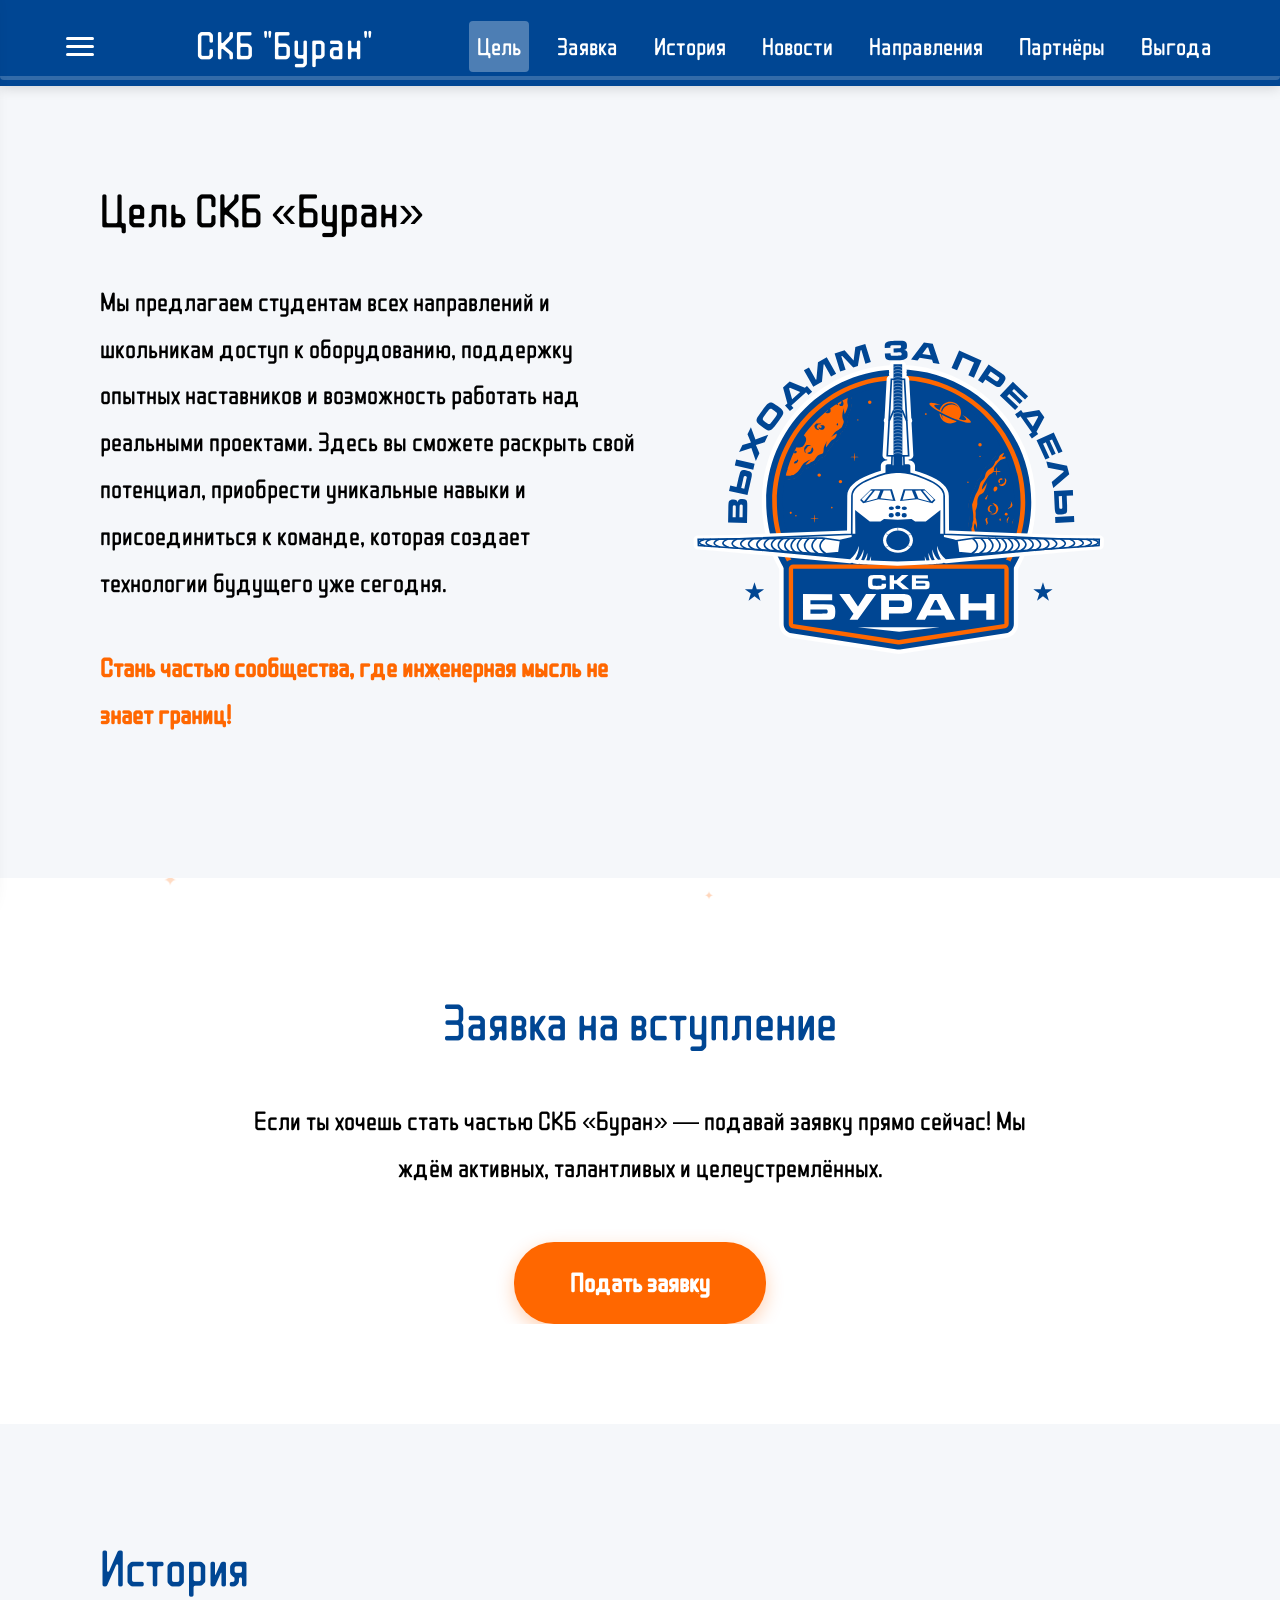
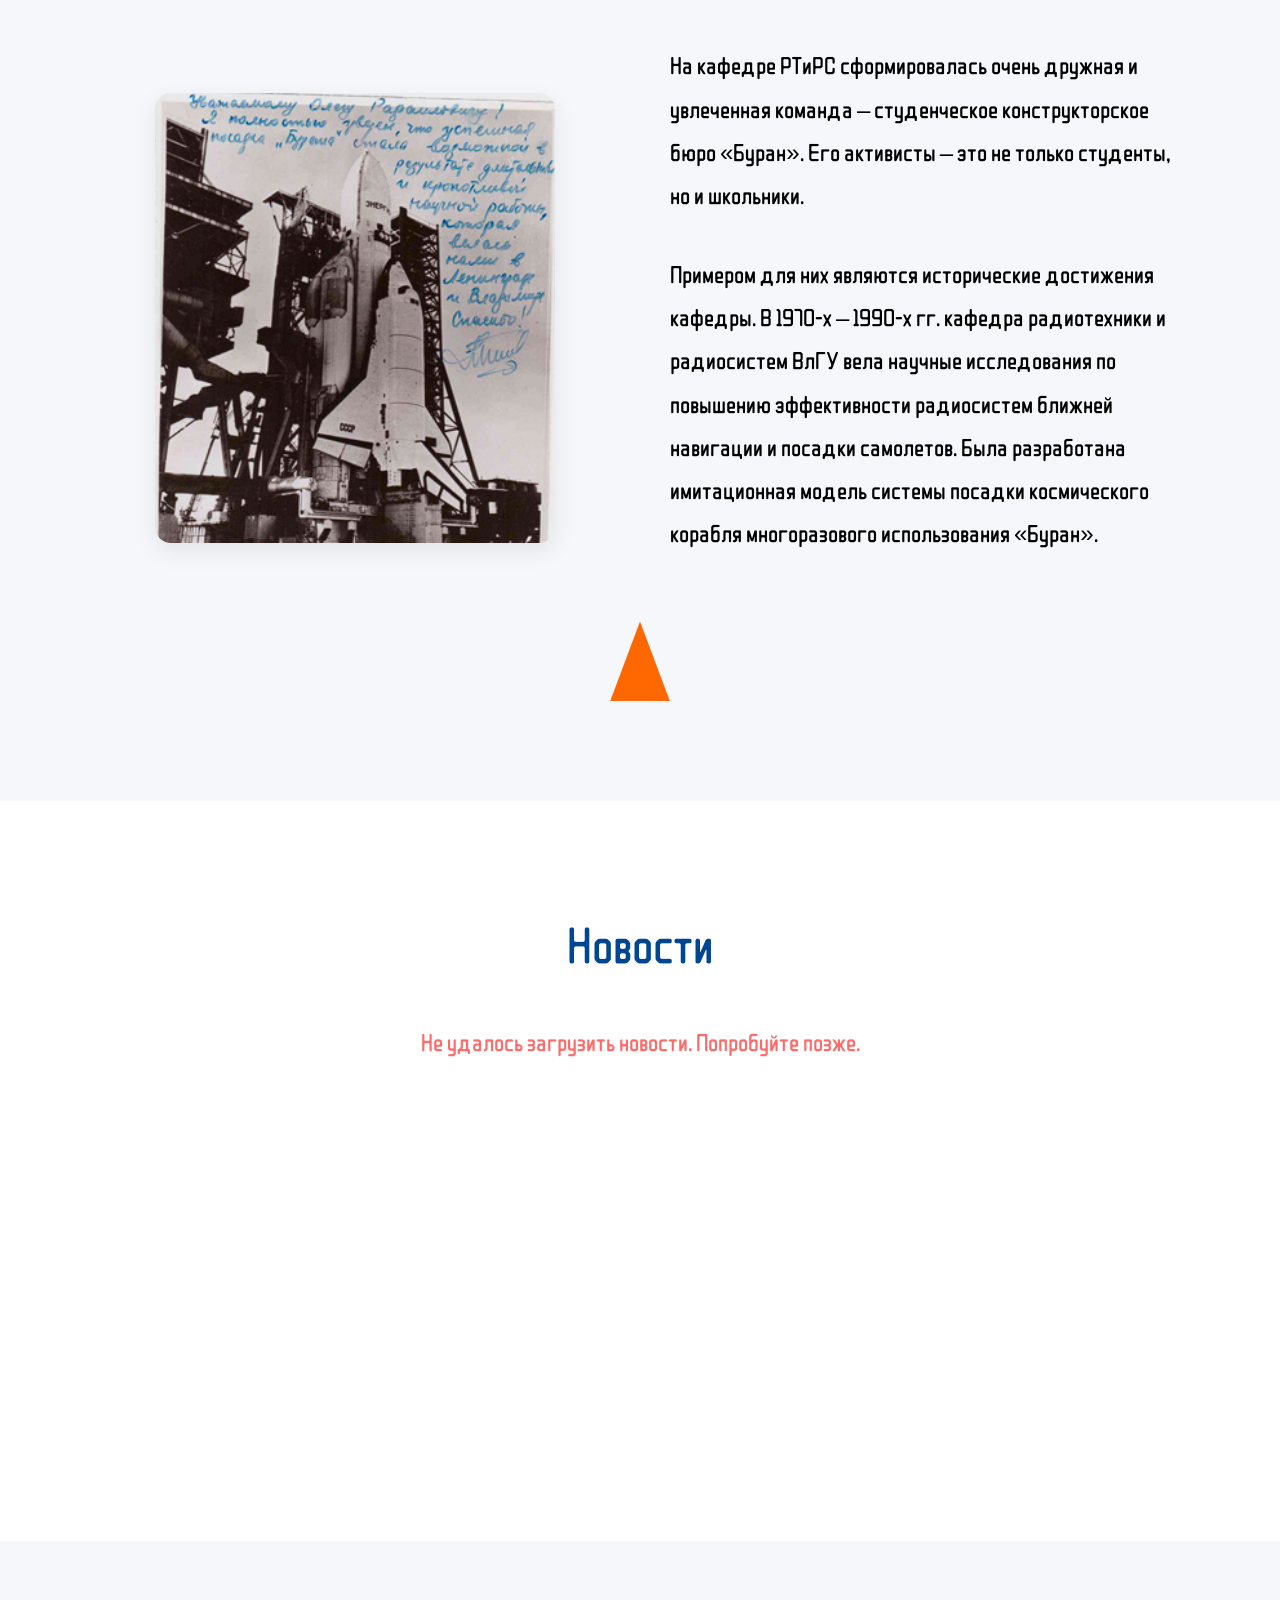
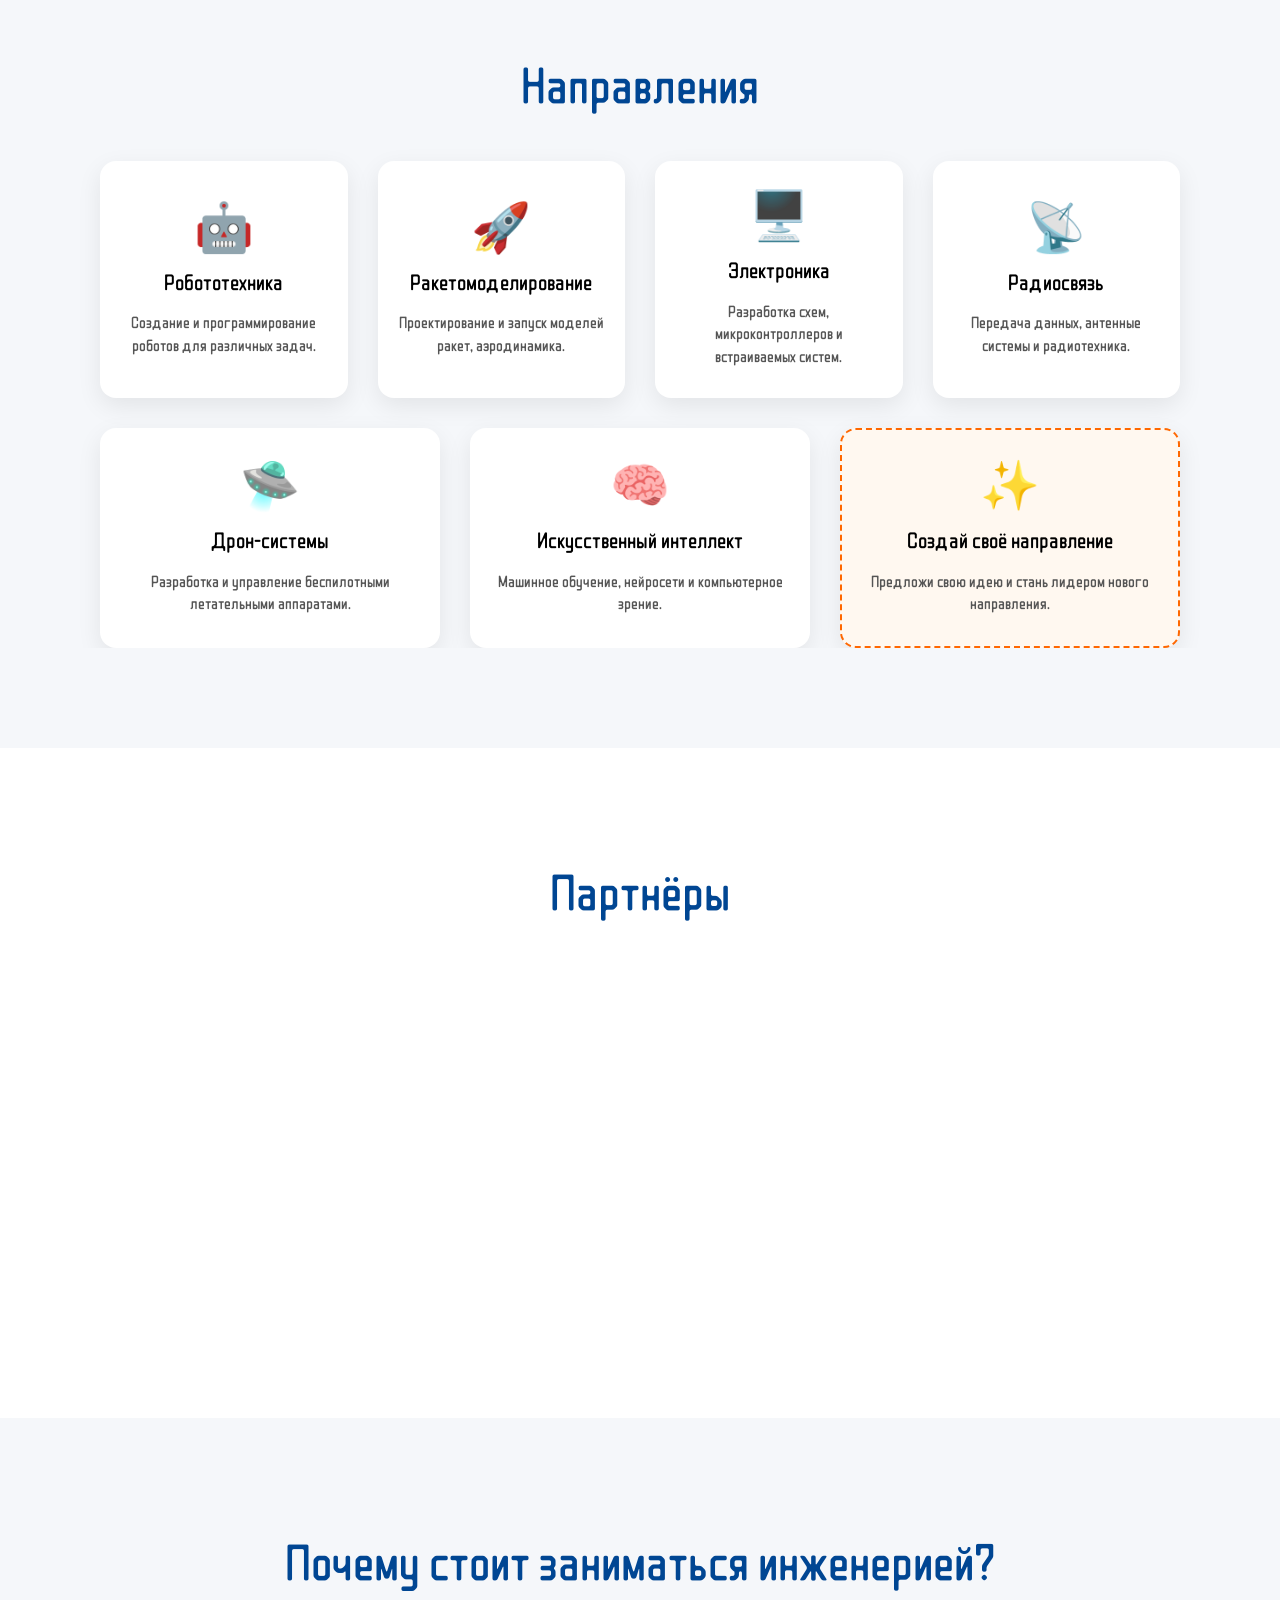
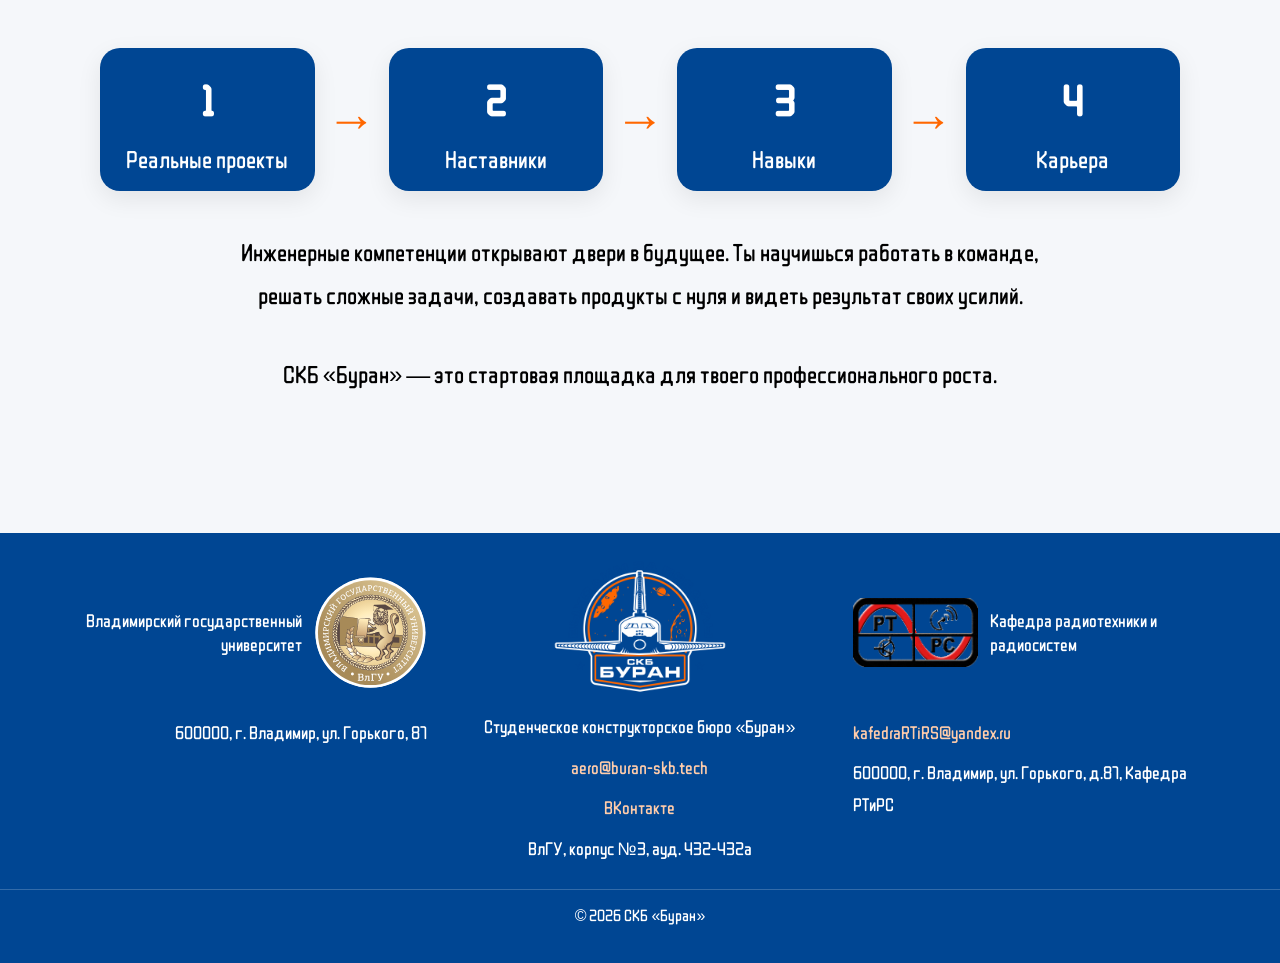
<file: index.html>
<!DOCTYPE html>
<html lang="ru">
<head>
    <meta charset="UTF-8">
    <meta name="viewport" content="width=device-width, initial-scale=1.0">
    <title>СКБ «Буран» — Студенческое конструкторское бюро ВлГУ</title>
    
    <!-- SEO & Индексация -->
    <meta name="description" content="Студенческое конструкторское бюро «Буран» ВлГУ — сообщество инженеров, где студенты и школьники создают технологии будущего. Робототехника, электроника, ракетомоделирование.">
    <meta name="keywords" content="СКБ Буран, buran-skb, студенческое конструкторское бюро, ВлГУ, Владимир, инженерия, проекты, робототехника, ракетомоделирование, электроника, дрон-системы">
    <meta name="robots" content="index, follow">
    <link rel="canonical" href="https://buran-skb.tech/">

    <!-- Open Graph (Социальные сети и мессенджеры) -->
    <meta property="og:title" content="СКБ «Буран» — Студенческое конструкторское бюро ВлГУ">
    <meta property="og:description" content="Сообщество молодых инженеров. Создаем технологии будущего уже сегодня. Присоединяйся к нам!">
    <meta property="og:type" content="website">
    <meta property="og:url" content="https://buran-skb.tech/">
    <meta property="og:image" content="https://buran-skb.tech/logo/skbbyranlogocomp.png">
    <meta property="og:site_name" content="СКБ «Буран»">
    <meta property="og:locale" content="ru_RU">

    <!-- Favicon (Иконка сайта для всех браузеров и поисковиков) -->
    <link rel="icon" href="https://buran-skb.tech/logo/skbbyranlogo.ico" sizes="any">
    <link rel="icon" href="https://buran-skb.tech/logo/skbbyranlogo.svg" type="image/svg+xml">
    <link rel="icon" href="https://buran-skb.tech/logo/skbbyranlogocomp.png" type="image/png" sizes="32x32">
    <link rel="apple-touch-icon" href="https://buran-skb.tech/logo/skbbyranlogocomp.png">

    <!-- Микроразметка Schema.org -->
	<script type="application/ld+json">
	{
	  "@context": "https://schema.org",
	  "@type": "WebSite",
	  "name": "СКБ «Буран»",
	  "alternateName": ["СКБ Буран", "Буран СКБ"],
	  "url": "https://buran-skb.tech"
	}
	</script>

    <script type="application/ld+json">
    {
      "@context": "https://schema.org",
      "@type": "EducationalOrganization",
      "name": "СКБ «Буран»",
      "url": "https://buran-skb.tech/",
      "logo": "https://buran-skb.tech/logo/skbbyranlogocomp.png",
      "description": "Студенческое конструкторское бюро «Буран» при ВлГУ.",
      "address": {
        "@type": "PostalAddress",
        "streetAddress": "ул. Горького, 87",
        "addressLocality": "Владимир",
        "postalCode": "600000",
        "addressCountry": "RU"
      },
      "sameAs": [
        "https://vk.com/skbburan"
      ]
    }
    </script>

    <link rel="stylesheet" href="style.css">
</head>
<body>

    <!-- ===== МЕНЮ ===== -->
    <div class="menu-overlay" id="menuOverlay"></div>
    <nav class="main-menu" id="mainMenu" role="navigation" aria-label="Основное меню">
        <button class="menu-close" id="menuClose" aria-label="Закрыть меню">✕</button>
        <ul>
            <li><a href="index.html" class="active">Главная</a></li>
            <li><a href="project.html">Проекты</a></li>
            <li><a href="photogallery.html">Фотогалерея</a></li>
            <li><a href="document.html">Документы</a></li>
        </ul>
    </nav>

<!-- ===== КРОСС-БАР (с кликабельной надписью) ===== -->
<header class="crossbar" id="crossbar" role="banner">
    <div class="crossbar-inner">
        <button class="hamburger" id="hamburger" aria-label="Открыть меню">
            <span></span><span></span><span></span>
        </button>
        <a href="index.html" class="crossbar-title">СКБ "Буран"</a>
        <div class="crossbar-nav" id="crossbarNav">
            <span class="nav-item" data-target="section-0">Цель</span>
            <span class="nav-item" data-target="section-1">Заявка</span>
            <span class="nav-item" data-target="section-2">История</span>
            <span class="nav-item" data-target="section-3">Новости</span>
            <span class="nav-item" data-target="section-4">Направления</span>
            <span class="nav-item" data-target="section-5">Партнёры</span>
            <span class="nav-item" data-target="section-6">Выгода</span>
        </div>
        <div class="progress-bar-container">
            <div class="progress-bar" id="crossbarProgressBar"></div>
        </div>
    </div>
</header>

<!-- Блок 0: Цель (с логотипом без подложки) -->
<section class="block section-hero first-block" id="section-0" data-animate>
    <div class="block-inner">
        <div class="hero-grid">
            <div class="hero-text">
                <h1>Цель СКБ «Буран»</h1>
                <p>Мы предлагаем студентам всех направлений и школьникам доступ к оборудованию, поддержку опытных наставников и возможность работать над реальными проектами. Здесь вы сможете раскрыть свой потенциал, приобрести уникальные навыки и присоединиться к команде, которая создает технологии будущего уже сегодня.</p>
                <p class="hero-highlight">Стань частью сообщества, где инженерная мысль не знает границ!</p>
            </div>
            <div class="hero-image">
                <img src="logo/skbbyranlogocomp.png" data-src="logo/skbbyranlogo.svg" alt="Логотип СКБ Буран" class="lazy-logo logo-hero">
            </div>
        </div>
    </div>
</section>

        <!-- Блок 1: Заявка -->
        <section class="block section-apply" id="section-1" data-animate>
            <div class="block-inner">
                <h2>Заявка на вступление</h2>
                <p class="apply-text">Если ты хочешь стать частью СКБ «Буран» — подавай заявку прямо сейчас! Мы ждём активных, талантливых и целеустремлённых.</p>
                <a href="https://forms.yandex.ru/u/6a85ddefd0468861e96ba5b3" target="_blank" rel="noopener" class="btn-primary">Подать заявку</a>
            </div>
        </section>

        <!-- Блок 2: История -->
        <section class="block section-history" id="section-2" data-animate>
            <div class="block-inner">
                <h2>История</h2>
                <div class="history-grid">
                    <div class="history-image">
                        <img src="img/historyburancomp.png" data-src="img/historyburan.png" alt="Взлёт Бурана" class="lazy-img">
                    </div>
                    <div class="history-text">
                        <p>На кафедре РТиРС сформировалась очень дружная и увлеченная команда – студенческое конструкторское бюро «Буран». Его активисты – это не только студенты, но и школьники.</p>
                        <p>Примером для них являются исторические достижения кафедры. В 1970-х – 1990-х гг. кафедра радиотехники и радиосистем ВлГУ вела научные исследования по повышению эффективности радиосистем ближней навигации и посадки самолетов. Была разработана имитационная модель системы посадки космического корабля многоразового использования «Буран».</p>
                    </div>
                </div>
                <div class="rocket-animation" aria-hidden="true">
                    <div class="rocket"></div>
                </div>
            </div>
        </section>

        <!-- Блок 3: Новости -->
        <section class="block section-news" id="section-3" data-animate>
            <div class="block-inner">
                <h2>Новости</h2>
                <div class="news-grid" id="newsGrid">
                    <div class="news-loader">Загрузка новостей...</div>
                </div>
            </div>
        </section>

<!-- Блок 4: Направления (с описаниями) -->
<section class="block section-directions" id="section-4" data-animate>
    <div class="block-inner">
        <h2>Направления</h2>
        <div class="directions-grid">
            <div class="direction-card">
                <div class="direction-icon">🤖</div>
                <h3>Робототехника</h3>
                <p class="direction-desc">Создание и программирование роботов для различных задач.</p>
            </div>
            <div class="direction-card">
                <div class="direction-icon icon-rocket">🚀</div>
                <h3>Ракетомоделирование</h3>
                <p class="direction-desc">Проектирование и запуск моделей ракет, аэродинамика.</p>
            </div>
            <div class="direction-card">
                <div class="direction-icon">🖥️</div>
                <h3>Электроника</h3>
                <p class="direction-desc">Разработка схем, микроконтроллеров и встраиваемых систем.</p>
            </div>
            <div class="direction-card">
                <div class="direction-icon">📡</div>
                <h3>Радиосвязь</h3>
                <p class="direction-desc">Передача данных, антенные системы и радиотехника.</p>
            </div>
            <div class="direction-card">
                <div class="direction-icon icon-drone">🛸</div>
                <h3>Дрон-системы</h3>
                <p class="direction-desc">Разработка и управление беспилотными летательными аппаратами.</p>
            </div>
            <div class="direction-card">
                <div class="direction-icon icon-ai">🧠</div>
                <h3>Искусственный интеллект</h3>
                <p class="direction-desc">Машинное обучение, нейросети и компьютерное зрение.</p>
            </div>
            <div class="direction-card direction-custom">
                <div class="direction-icon">✨</div>
                <h3>Создай своё направление</h3>
                <p class="direction-desc">Предложи свою идею и стань лидером нового направления.</p>
            </div>
        </div>
    </div>
</section>

        <!-- Блок 5: Партнёры -->
        <section class="block section-partners" id="section-5" data-animate>
            <div class="block-inner">
                <h2>Партнёры</h2>
                <div class="partners-wrapper">
    		   <div class="partners-track" id="partnersTrack"></div>
		</div>
            </div>
        </section>

        <!-- Блок 6: Выгода -->
        <section class="block section-benefits" id="section-6" data-animate>
            <div class="block-inner">
                <h2>Почему стоит заниматься инженерией?</h2>
                <div class="benefits-flowchart">
                    <div class="flow-step"><span class="step-num">1</span><p>Реальные проекты</p></div>
                    <div class="flow-arrow">→</div>
                    <div class="flow-step"><span class="step-num">2</span><p>Наставники</p></div>
                    <div class="flow-arrow">→</div>
                    <div class="flow-step"><span class="step-num">3</span><p>Навыки</p></div>
                    <div class="flow-arrow">→</div>
                    <div class="flow-step"><span class="step-num">4</span><p>Карьера</p></div>
                </div>
                <div class="benefits-text">
                    <p>Инженерные компетенции открывают двери в будущее. Ты научишься работать в команде, решать сложные задачи, создавать продукты с нуля и видеть результат своих усилий.</p>
                    <p>СКБ «Буран» — это стартовая площадка для твоего профессионального роста.</p>
                </div>
            </div>
        </section>

    </main>

    <!-- ===== ФУТЕР ===== -->
    <footer class="footer" id="contacts" role="contentinfo">
        <div class="footer-inner">
            <!-- 1. СКБ "Буран" (теперь первый в HTML) -->
            <div class="footer-col footer-center header-container">
                <div class="footer-logo">
                    <img src="logo/skbbyranlogocomp.png" data-src="logo/skbbyranlogo.svg" alt="СКБ Буран" class="skb-logo" width="200" height="200">
                    <span>Студенческое конструкторское бюро «Буран»</span>
                </div>
                <p><a href="#" id="copyEmailBuran">aero@buran-skb.tech</a></p>
                <p><a href="https://vk.com/skbburan" target="_blank" rel="noopener">ВКонтакте</a></p>
                <p class="footer-address">ВлГУ, корпус №3, ауд. 432-432а</p>
            </div>

            <!-- 2. ВлГУ -->
            <div class="footer-col footer-left">
                <div class="footer-logo">
                    <a href="https://www.vlsu.ru/" target="_blank" rel="noopener">
                        <img src="logo/vlsulogo.svg" data-src="logo/vlsulogo.svg" alt="ВлГУ" class="lazy-logo" width="150" height="150">
                    </a>
                    <span>Владимирский государственный университет</span>
                </div>
                <p class="footer-address">600000, г. Владимир, ул. Горького, 87</p>
            </div>

            <!-- 3. Кафедра РТиРС -->
            <div class="footer-col footer-right">
                <div class="footer-logo">
                    <a href="https://rtrs.vlsu.ru/" target="_blank" rel="noopener">
                        <img src="logo/rtrs.png" data-src="logo/rtrs.png" alt="РТиРС" class="lazy-logo" width="150" height="150">
                    </a>
                    <span>Кафедра радиотехники и радиосистем</span>
                </div>
                <p><a href="#" id="copyEmailRtrs">kafedraRTiRS@yandex.ru</a></p>
                <p class="footer-address">600000, г. Владимир, ул. Горького, д.87, Кафедра РТиРС</p>
            </div>
        </div>
        <div class="footer-copy-wrapper">
            <p class="footer-copy">© 2026 СКБ «Буран»</p>
        </div>
    </footer>

    <script src="script.js"></script>
</body>
</html>
</file>
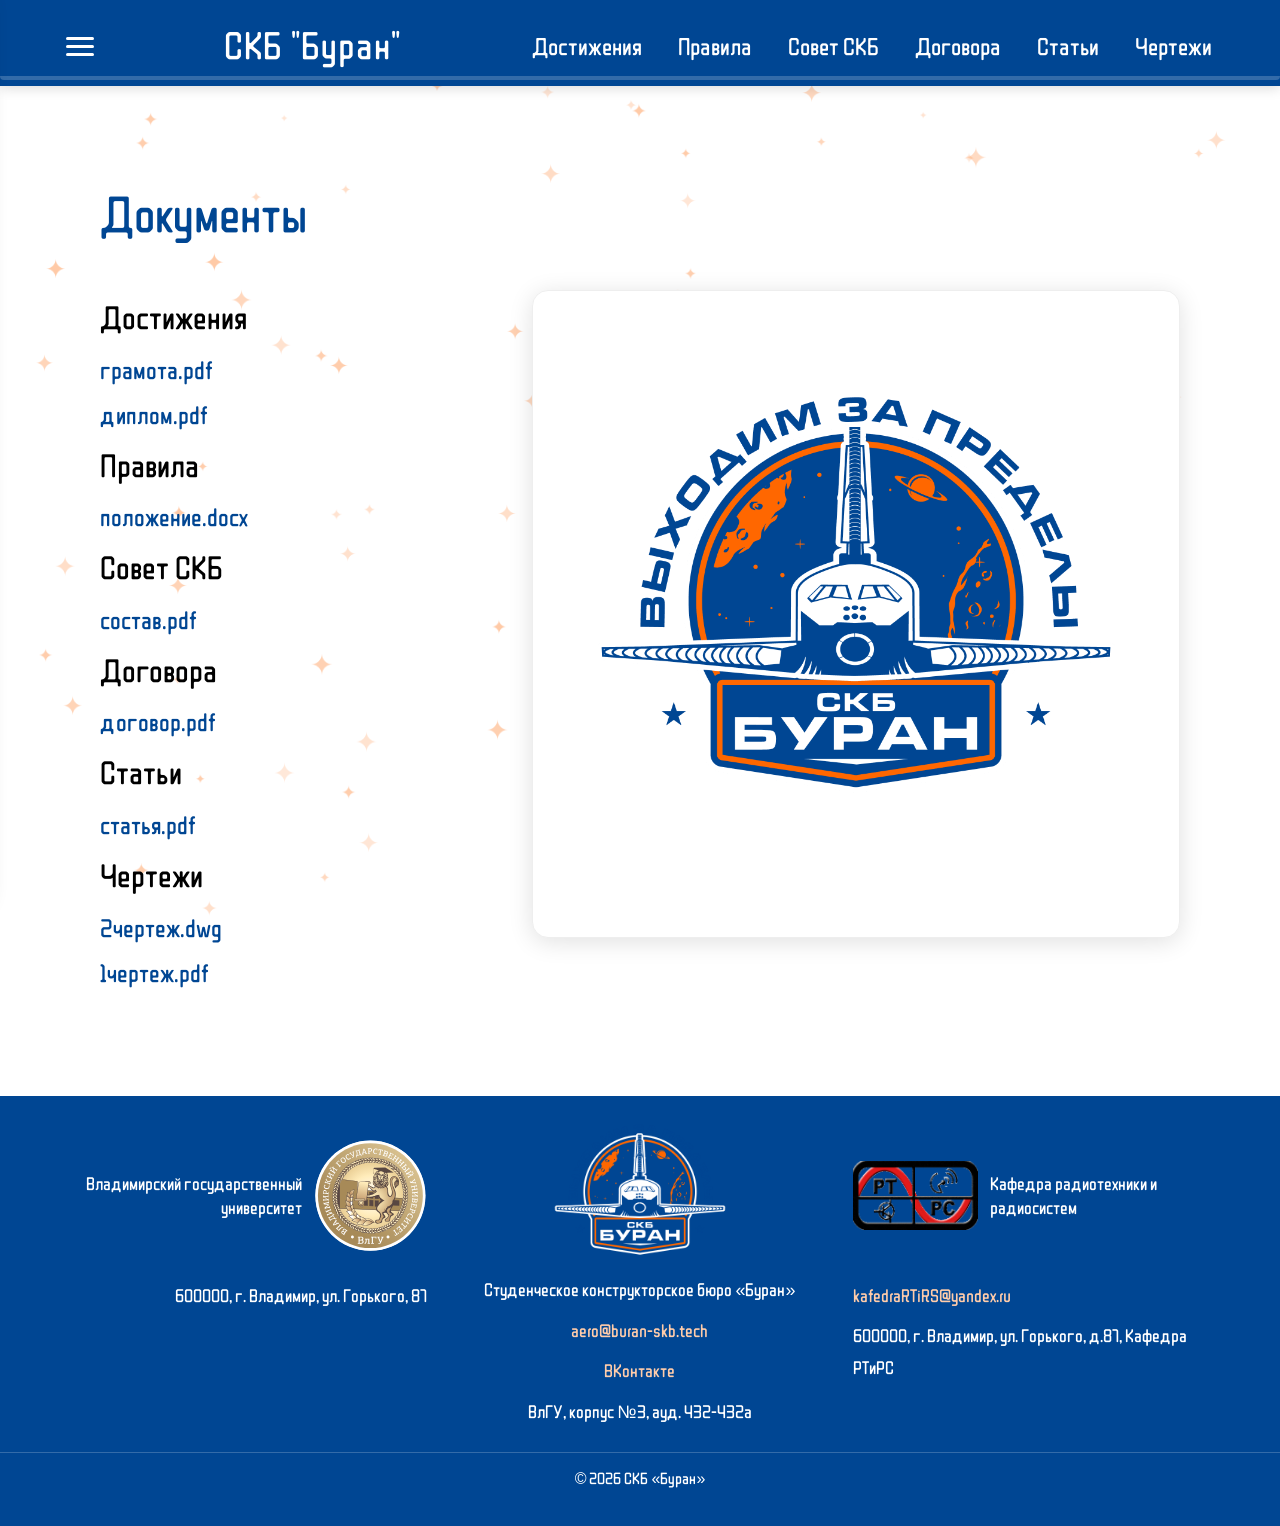
<file: document.html>
<!DOCTYPE html>
<html lang="ru">
<head>
    <meta charset="UTF-8">
    <meta name="viewport" content="width=device-width, initial-scale=1.0">
    <title>Документы — СКБ «Буран»</title>
    <meta name="description" content="Документы СКБ «Буран»: достижения, правила, договоры, чертежи и др.">
    <meta property="og:title" content="Документы СКБ «Буран»">
    <meta property="og:description" content="Документы нашего бюро.">
    <link rel="icon" href="logo/skbbyranlogocomp.png" type="image/png">
    <link rel="stylesheet" href="style.css">
</head>
<body>

    <!-- Меню -->
    <div class="menu-overlay" id="menuOverlay"></div>
    <nav class="main-menu" id="mainMenu" role="navigation" aria-label="Основное меню">
        <button class="menu-close" id="menuClose" aria-label="Закрыть меню">✕</button>
        <ul>
            <li><a href="index.html">Главная</a></li>
            <li><a href="project.html">Проекты</a></li>
            <li><a href="photogallery.html">Фотогалерея</a></li>
            <li><a href="document.html" class="active">Документы</a></li>
        </ul>
    </nav>

    <!-- Кросс-бар -->
    <header class="crossbar" id="crossbar" role="banner">
        <div class="crossbar-inner">
            <button class="hamburger" id="hamburger" aria-label="Открыть меню">
                <span></span><span></span><span></span>
            </button>
            <a href="index.html" class="crossbar-title">СКБ "Буран"</a>
            <div class="crossbar-nav" id="crossbarNav">
                <span class="nav-item" data-target="block-achiv">Достижения</span>
                <span class="nav-item" data-target="block-rules">Правила</span>
                <span class="nav-item" data-target="block-sovet">Совет СКБ</span>
                <span class="nav-item" data-target="block-contr">Договора</span>
                <span class="nav-item" data-target="block-artic">Статьи</span>
                <span class="nav-item" data-target="block-draw">Чертежи</span>
            </div>
            <div class="progress-bar-container">
                <div class="progress-bar" id="crossbarProgressBar"></div>
            </div>
        </div>
    </header>

    <!-- Основной контент -->
    <main id="mainContent">
        <section class="block first-block" id="section-documents" data-animate>
            <div class="block-inner">
                <h2>Документы</h2>
                <div class="documents-wrapper">
                    <div id="documentBlocks">
                        <!-- Сюда будет вставлен список документов -->
                    </div>
                    <div class="doc-preview" id="docPreview">
                        <div class="doc-preview-content">
                            <div class="doc-preview-fallback">
                                <img src="logo/skbbyranlogocomp.png" onerror="this.src='logo/skbbyranlogo.svg'" alt="СКБ Буран" class="doc-fallback-logo">
                            </div>
                        </div>
                    </div>
                </div>
            </div>
        </section>
    </main>

    <!-- ===== ФУТЕР ===== -->
    <footer class="footer" id="contacts" role="contentinfo">
        <div class="footer-inner">
            <!-- 1. СКБ "Буран" (теперь первый в HTML) -->
            <div class="footer-col footer-center header-container">
                <div class="footer-logo">
                    <img src="logo/skbbyranlogocomp.png" data-src="logo/skbbyranlogo.svg" alt="СКБ Буран" class="skb-logo" width="200" height="200">
                    <span>Студенческое конструкторское бюро «Буран»</span>
                </div>
                <p><a href="#" id="copyEmailBuran">aero@buran-skb.tech</a></p>
                <p><a href="https://vk.com/skbburan" target="_blank" rel="noopener">ВКонтакте</a></p>
                <p class="footer-address">ВлГУ, корпус №3, ауд. 432-432а</p>
            </div>

            <!-- 2. ВлГУ -->
            <div class="footer-col footer-left">
                <div class="footer-logo">
                    <a href="https://www.vlsu.ru/" target="_blank" rel="noopener">
                        <img src="logo/vlsulogo.svg" data-src="logo/vlsulogo.svg" alt="ВлГУ" class="lazy-logo" width="150" height="150">
                    </a>
                    <span>Владимирский государственный университет</span>
                </div>
                <p class="footer-address">600000, г. Владимир, ул. Горького, 87</p>
            </div>

            <!-- 3. Кафедра РТиРС -->
            <div class="footer-col footer-right">
                <div class="footer-logo">
                    <a href="https://rtrs.vlsu.ru/" target="_blank" rel="noopener">
                        <img src="logo/rtrs.png" data-src="logo/rtrs.png" alt="РТиРС" class="lazy-logo" width="150" height="150">
                    </a>
                    <span>Кафедра радиотехники и радиосистем</span>
                </div>
                <p><a href="#" id="copyEmailRtrs">kafedraRTiRS@yandex.ru</a></p>
                <p class="footer-address">600000, г. Владимир, ул. Горького, д.87, Кафедра РТиРС</p>
            </div>
        </div>
        <div class="footer-copy-wrapper">
            <p class="footer-copy">© 2026 СКБ «Буран»</p>
        </div>
    </footer>

    <script src="script.js"></script>
</body>
</html>
</file>
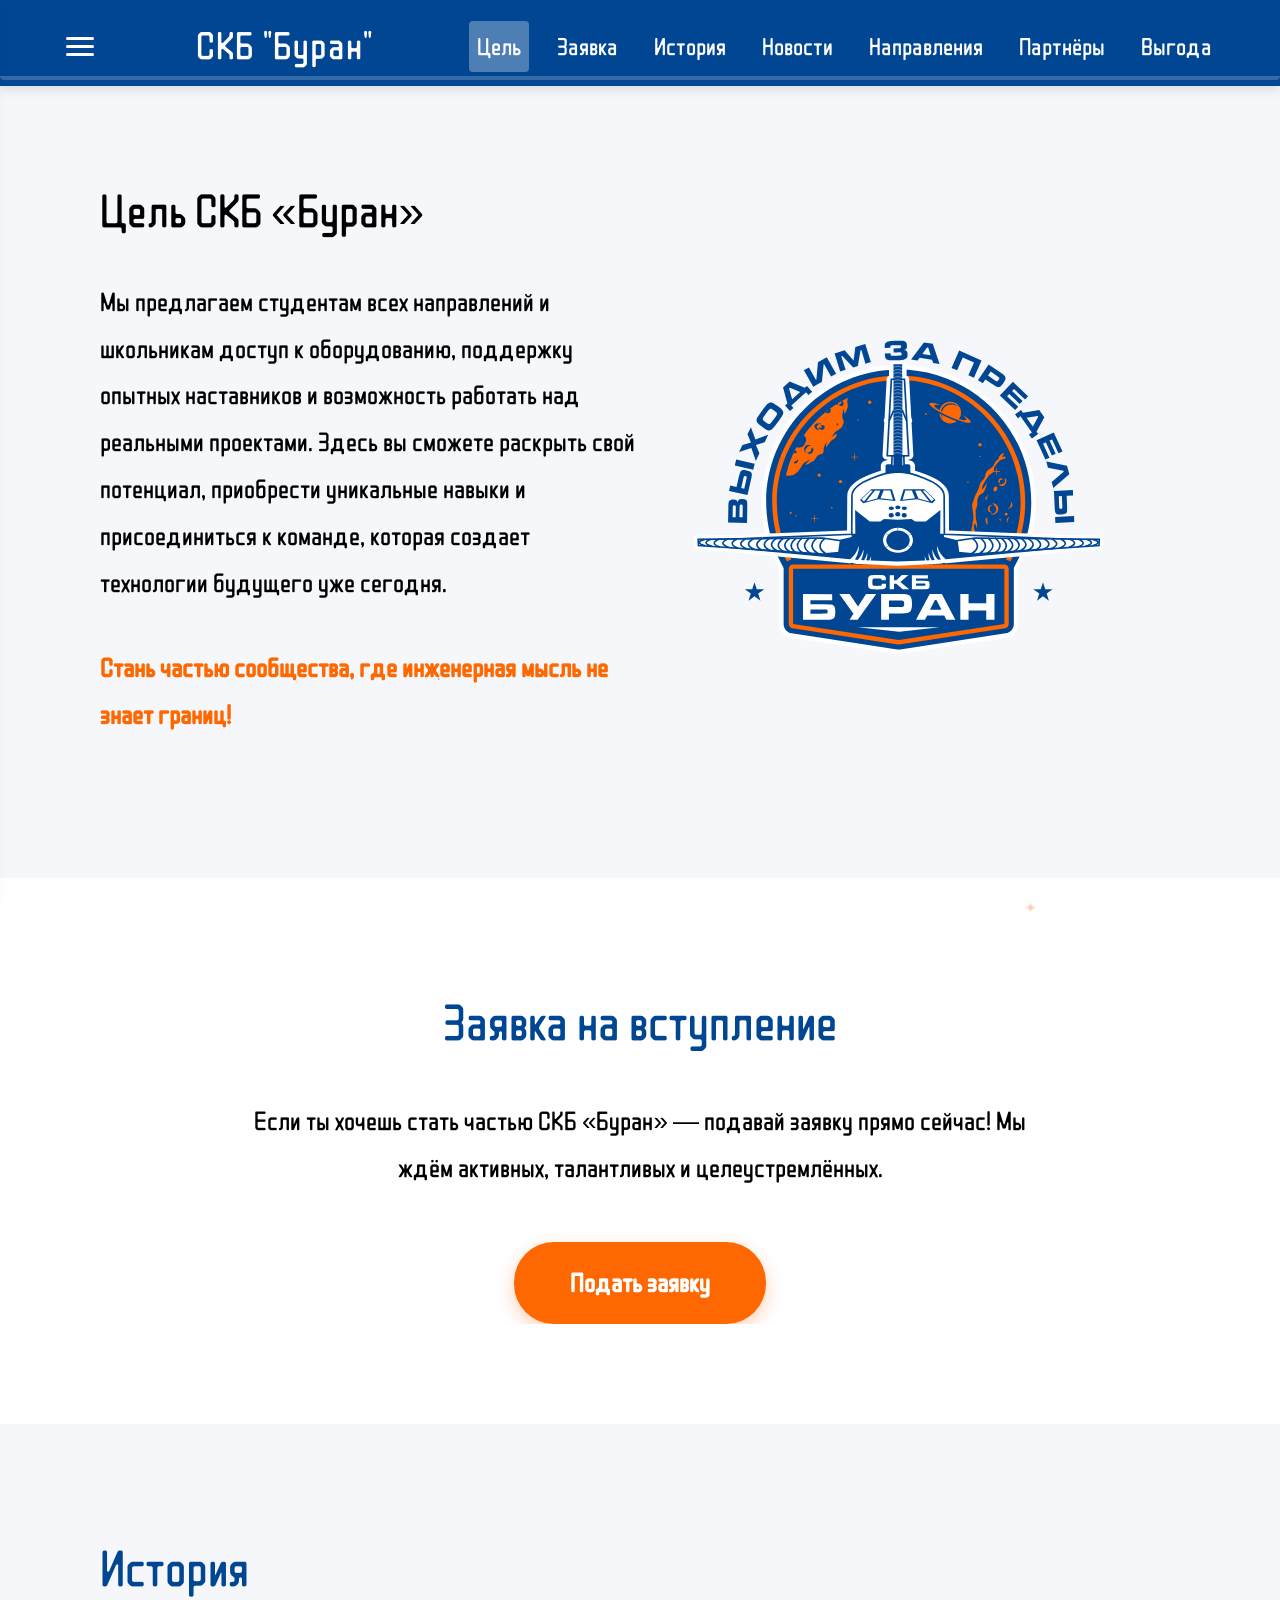
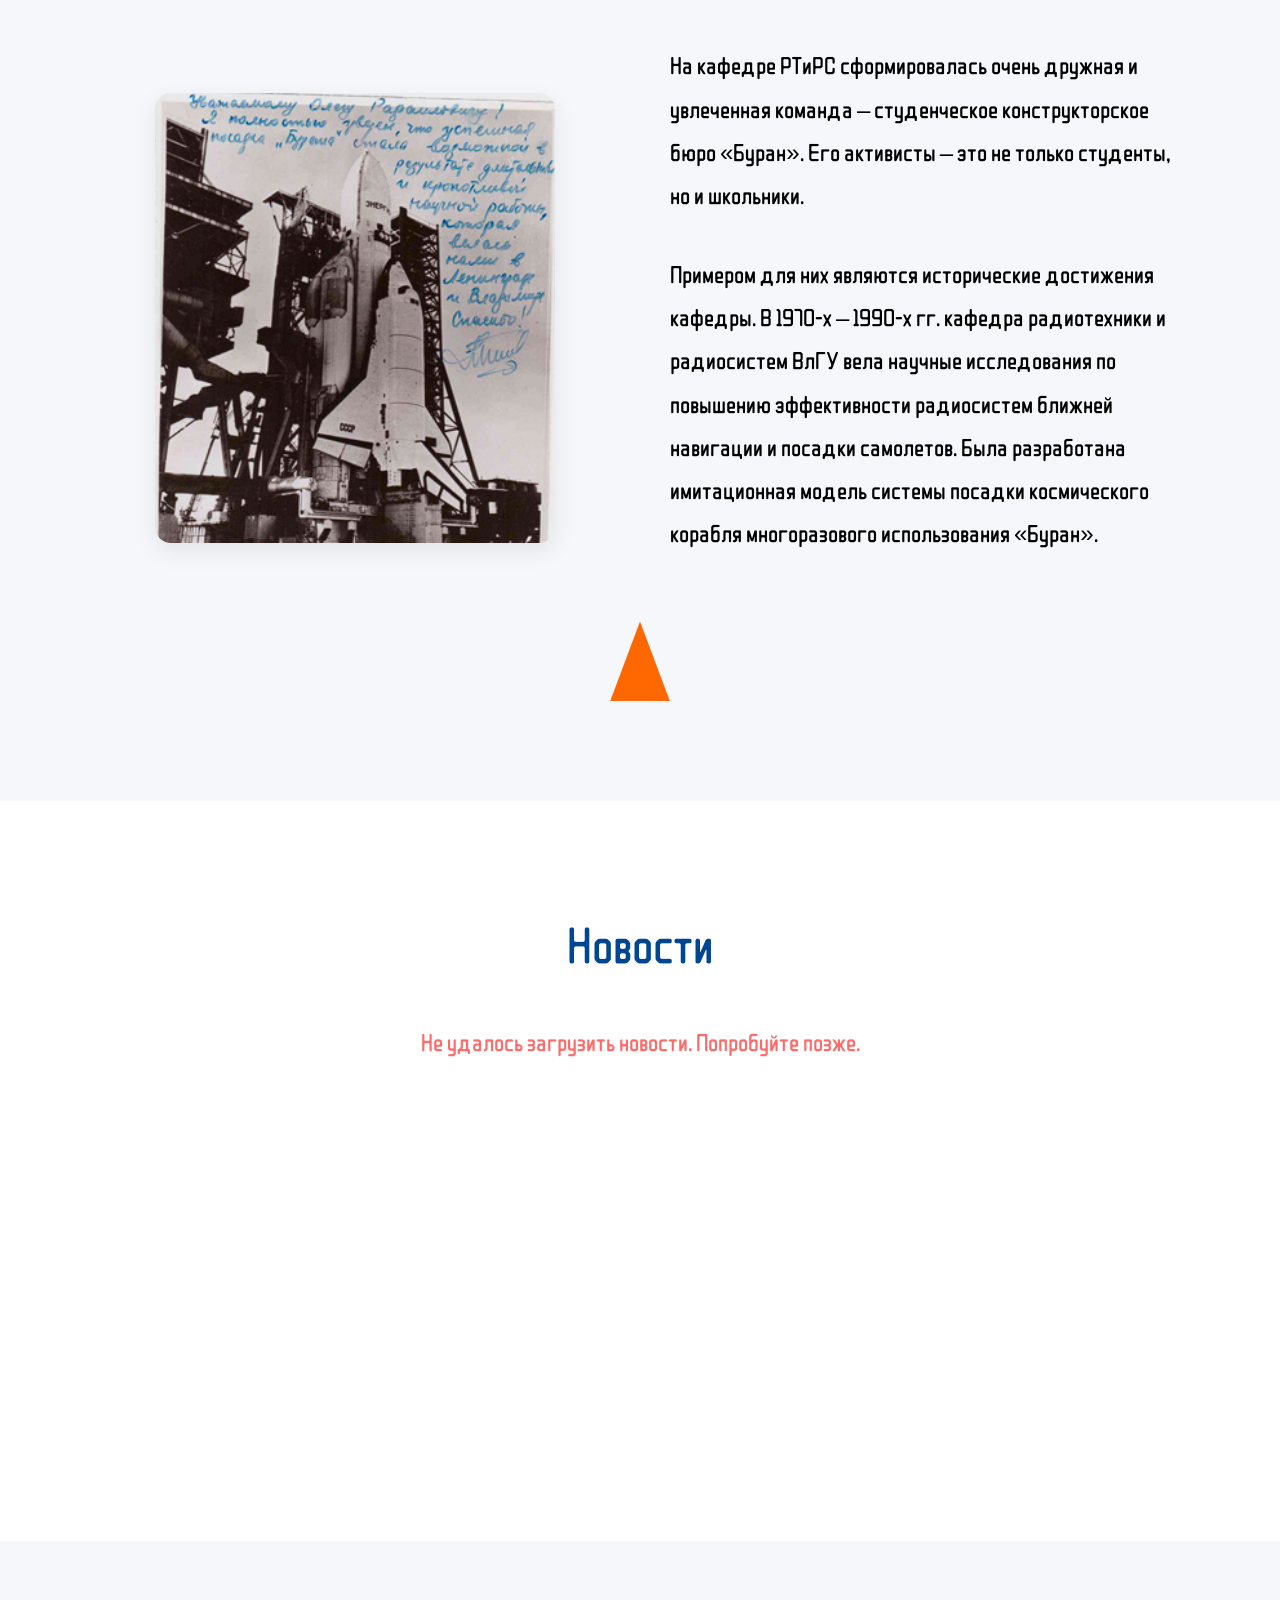
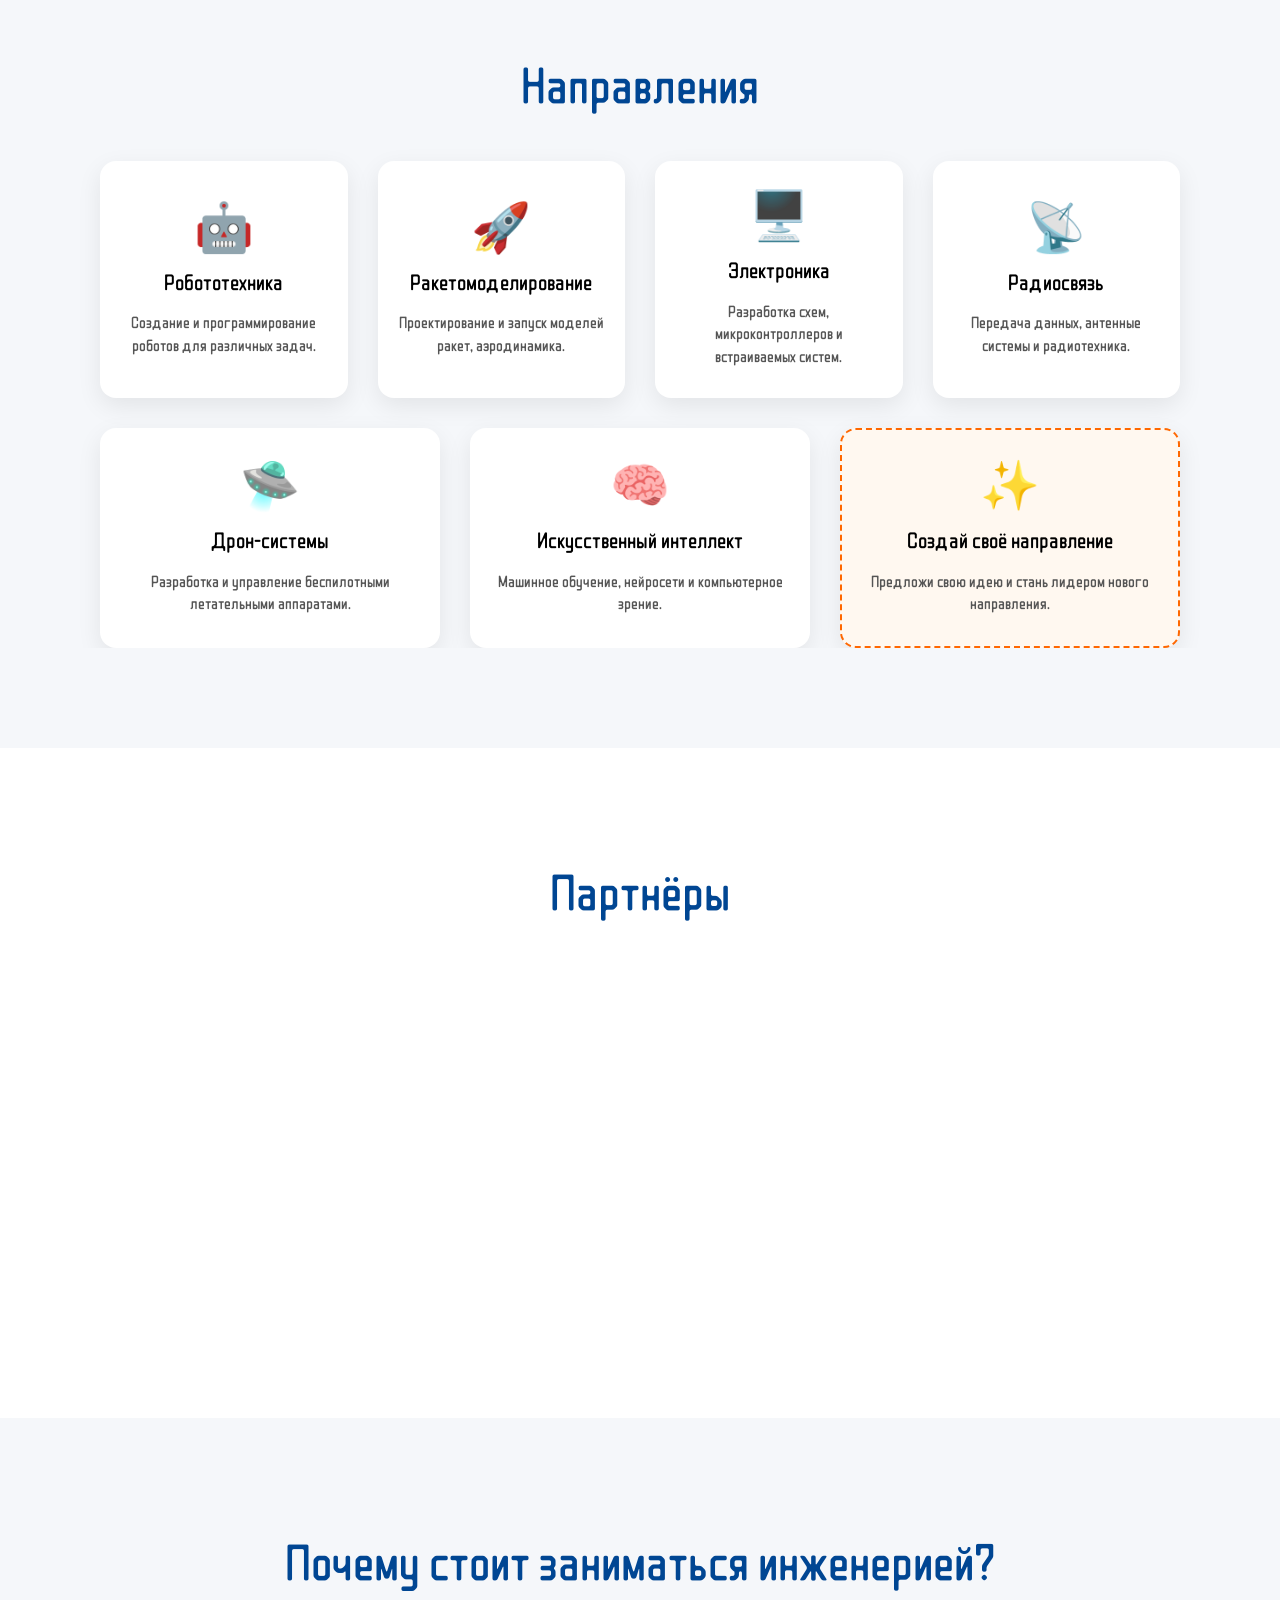
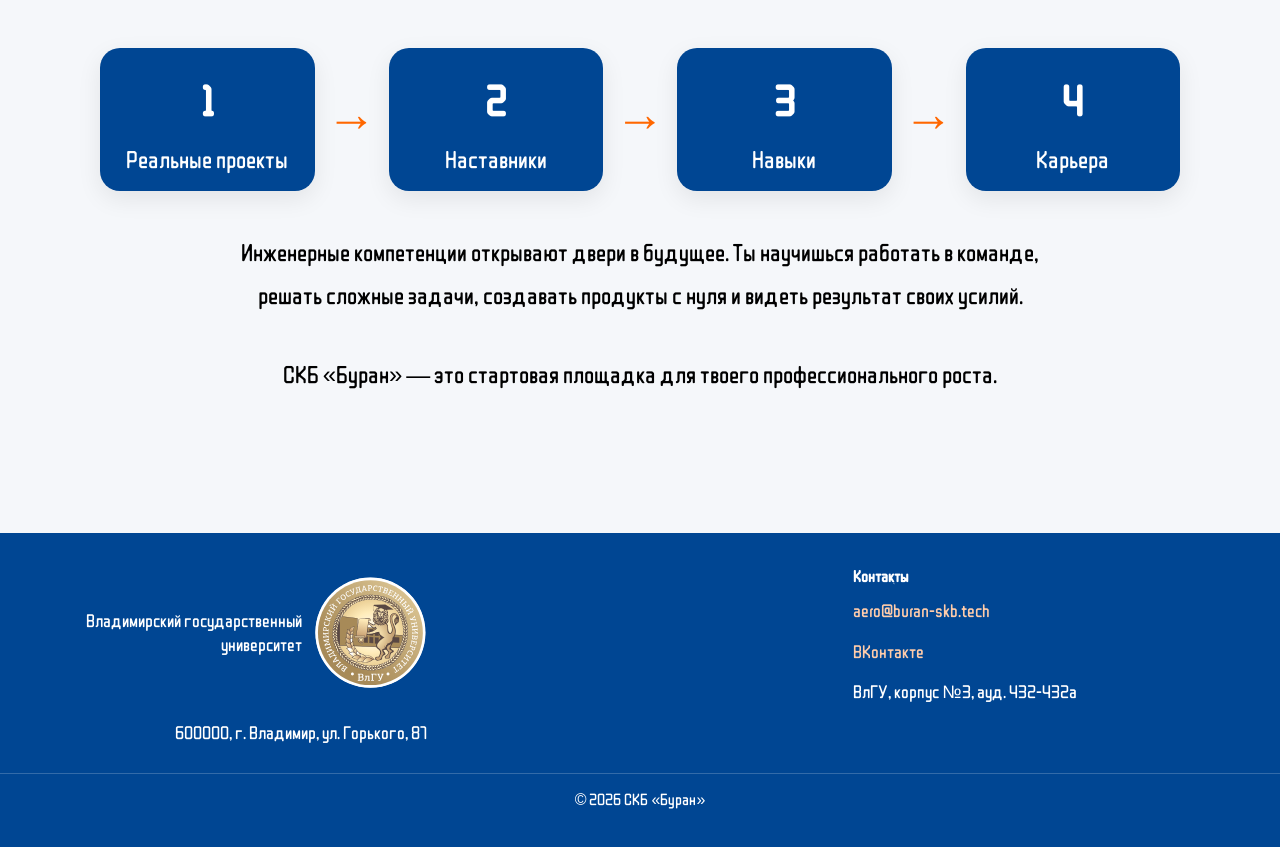
<file: home.html>
<!DOCTYPE html>
<html lang="ru">
<head>
    <meta charset="UTF-8">
    <meta name="viewport" content="width=device-width, initial-scale=1.0">
    <title>СКБ «Буран» — Студенческое конструкторское бюро</title>
    <meta name="description" content="Студенческое конструкторское бюро «Буран» — сообщество инженеров, где студенты и школьники создают технологии будущего. Присоединяйся к нам!">
    <meta property="og:title" content="СКБ «Буран» — Студенческое конструкторское бюро">
    <meta property="og:description" content="Студенческое конструкторское бюро «Буран» — сообщество инженеров, где студенты и школьники создают технологии будущего.">
    <meta property="og:type" content="website">
    <meta property="og:url" content="https://skbburan.ru">
    <meta property="og:image" content="https://skbburan.ru/logo/skbbyranlogocomp.png">
    <link rel="icon" href="logo/skbbyranlogocomp.png" type="image/png">
    <link rel="stylesheet" href="style.css">
</head>
<body>

    <!-- ===== МЕНЮ ===== -->
    <div class="menu-overlay" id="menuOverlay"></div>
    <nav class="main-menu" id="mainMenu" role="navigation" aria-label="Основное меню">
        <button class="menu-close" id="menuClose" aria-label="Закрыть меню">✕</button>
        <ul>
            <li><a href="index.html" class="active">Главная</a></li>
            <li><a href="project.html">Проекты</a></li>
            <li><a href="photogallery.html">Фотогалерея</a></li>
            <li><a href="document.html">Документы</a></li>
        </ul>
    </nav>

<!-- ===== КРОСС-БАР (с кликабельной надписью) ===== -->
<header class="crossbar" id="crossbar" role="banner">
    <div class="crossbar-inner">
        <button class="hamburger" id="hamburger" aria-label="Открыть меню">
            <span></span><span></span><span></span>
        </button>
        <a href="index.html" class="crossbar-title">СКБ "Буран"</a>
        <div class="crossbar-nav" id="crossbarNav">
            <span class="nav-item" data-target="section-0">Цель</span>
            <span class="nav-item" data-target="section-1">Заявка</span>
            <span class="nav-item" data-target="section-2">История</span>
            <span class="nav-item" data-target="section-3">Новости</span>
            <span class="nav-item" data-target="section-4">Направления</span>
            <span class="nav-item" data-target="section-5">Партнёры</span>
            <span class="nav-item" data-target="section-6">Выгода</span>
        </div>
        <div class="progress-bar-container">
            <div class="progress-bar" id="crossbarProgressBar"></div>
        </div>
    </div>
</header>

<!-- Блок 0: Цель (с логотипом без подложки) -->
<section class="block section-hero first-block" id="section-0" data-animate>
    <div class="block-inner">
        <div class="hero-grid">
            <div class="hero-text">
                <h1>Цель СКБ «Буран»</h1>
                <p>Мы предлагаем студентам всех направлений и школьникам доступ к оборудованию, поддержку опытных наставников и возможность работать над реальными проектами. Здесь вы сможете раскрыть свой потенциал, приобрести уникальные навыки и присоединиться к команде, которая создает технологии будущего уже сегодня.</p>
                <p class="hero-highlight">Стань частью сообщества, где инженерная мысль не знает границ!</p>
            </div>
            <div class="hero-image">
                <img src="logo/skbbyranlogocomp.png" data-src="logo/skbbyranlogo.svg" alt="Логотип СКБ Буран" class="lazy-logo logo-hero">
            </div>
        </div>
    </div>
</section>

        <!-- Блок 1: Заявка -->
        <section class="block section-apply" id="section-1" data-animate>
            <div class="block-inner">
                <h2>Заявка на вступление</h2>
                <p class="apply-text">Если ты хочешь стать частью СКБ «Буран» — подавай заявку прямо сейчас! Мы ждём активных, талантливых и целеустремлённых.</p>
                <a href="https://forms.yandex.ru" target="_blank" rel="noopener" class="btn-primary">Подать заявку</a>
            </div>
        </section>

        <!-- Блок 2: История -->
        <section class="block section-history" id="section-2" data-animate>
            <div class="block-inner">
                <h2>История</h2>
                <div class="history-grid">
                    <div class="history-image">
                        <img src="img/historyburancomp.png" data-src="img/historyburan.png" alt="Взлёт Бурана" class="lazy-img">
                    </div>
                    <div class="history-text">
                        <p>На кафедре РТиРС сформировалась очень дружная и увлеченная команда – студенческое конструкторское бюро «Буран». Его активисты – это не только студенты, но и школьники.</p>
                        <p>Примером для них являются исторические достижения кафедры. В 1970-х – 1990-х гг. кафедра радиотехники и радиосистем ВлГУ вела научные исследования по повышению эффективности радиосистем ближней навигации и посадки самолетов. Была разработана имитационная модель системы посадки космического корабля многоразового использования «Буран».</p>
                    </div>
                </div>
                <div class="rocket-animation" aria-hidden="true">
                    <div class="rocket"></div>
                </div>
            </div>
        </section>

        <!-- Блок 3: Новости -->
        <section class="block section-news" id="section-3" data-animate>
            <div class="block-inner">
                <h2>Новости</h2>
                <div class="news-grid" id="newsGrid">
                    <div class="news-loader">Загрузка новостей...</div>
                </div>
            </div>
        </section>

<!-- Блок 4: Направления (с описаниями) -->
<section class="block section-directions" id="section-4" data-animate>
    <div class="block-inner">
        <h2>Направления</h2>
        <div class="directions-grid">
            <div class="direction-card">
                <div class="direction-icon">🤖</div>
                <h3>Робототехника</h3>
                <p class="direction-desc">Создание и программирование роботов для различных задач.</p>
            </div>
            <div class="direction-card">
                <div class="direction-icon icon-rocket">🚀</div>
                <h3>Ракетомоделирование</h3>
                <p class="direction-desc">Проектирование и запуск моделей ракет, аэродинамика.</p>
            </div>
            <div class="direction-card">
                <div class="direction-icon">🖥️</div>
                <h3>Электроника</h3>
                <p class="direction-desc">Разработка схем, микроконтроллеров и встраиваемых систем.</p>
            </div>
            <div class="direction-card">
                <div class="direction-icon">📡</div>
                <h3>Радиосвязь</h3>
                <p class="direction-desc">Передача данных, антенные системы и радиотехника.</p>
            </div>
            <div class="direction-card">
                <div class="direction-icon icon-drone">🛸</div>
                <h3>Дрон-системы</h3>
                <p class="direction-desc">Разработка и управление беспилотными летательными аппаратами.</p>
            </div>
            <div class="direction-card">
                <div class="direction-icon icon-ai">🧠</div>
                <h3>Искусственный интеллект</h3>
                <p class="direction-desc">Машинное обучение, нейросети и компьютерное зрение.</p>
            </div>
            <div class="direction-card direction-custom">
                <div class="direction-icon">✨</div>
                <h3>Создай своё направление</h3>
                <p class="direction-desc">Предложи свою идею и стань лидером нового направления.</p>
            </div>
        </div>
    </div>
</section>

        <!-- Блок 5: Партнёры -->
        <section class="block section-partners" id="section-5" data-animate>
            <div class="block-inner">
                <h2>Партнёры</h2>
                <div class="partners-wrapper">
    		   <div class="partners-track" id="partnersTrack"></div>
		</div>
            </div>
        </section>

        <!-- Блок 6: Выгода -->
        <section class="block section-benefits" id="section-6" data-animate>
            <div class="block-inner">
                <h2>Почему стоит заниматься инженерией?</h2>
                <div class="benefits-flowchart">
                    <div class="flow-step"><span class="step-num">1</span><p>Реальные проекты</p></div>
                    <div class="flow-arrow">→</div>
                    <div class="flow-step"><span class="step-num">2</span><p>Наставники</p></div>
                    <div class="flow-arrow">→</div>
                    <div class="flow-step"><span class="step-num">3</span><p>Навыки</p></div>
                    <div class="flow-arrow">→</div>
                    <div class="flow-step"><span class="step-num">4</span><p>Карьера</p></div>
                </div>
                <div class="benefits-text">
                    <p>Инженерные компетенции открывают двери в будущее. Ты научишься работать в команде, решать сложные задачи, создавать продукты с нуля и видеть результат своих усилий.</p>
                    <p>СКБ «Буран» — это стартовая площадка для твоего профессионального роста.</p>
                </div>
            </div>
        </section>

    </main>

    <!-- ===== ФУТЕР ===== -->
<footer class="footer" id="contacts" role="contentinfo">
    <div class="footer-inner">
        <div class="footer-col footer-left">
            <div class="footer-logo">
                <a href="https://www.vlsu.ru/" target="_blank" rel="noopener">
                    <img src="logo/vlsulogocomp.png" data-src="logo/vlsulogo.svg" alt="ВлГУ" class="lazy-logo" width="100" height="100">
                </a>
                <span>Владимирский государственный университет</span>
            </div>
            <p class="footer-address">600000, г. Владимир, ул. Горького, 87</p>
                </div>
        <div class="footer-col footer-center"></div>
        <div class="footer-col footer-right">
            <h4>Контакты</h4>
            <p><a href="#" id="copyEmail">aero@buran-skb.tech</a></p>
            <p><a href="https://vk.com/skbburan" target="_blank" rel="noopener">ВКонтакте</a></p>
            <p>ВлГУ, корпус №3, ауд. 432-432а</p>
        </div>
    </div>
    <div class="footer-copy-wrapper">
        <p class="footer-copy">© 2026 СКБ «Буран»</p>
    </div>
</footer>

    <script src="script.js"></script>
</body>
</html>
</file>
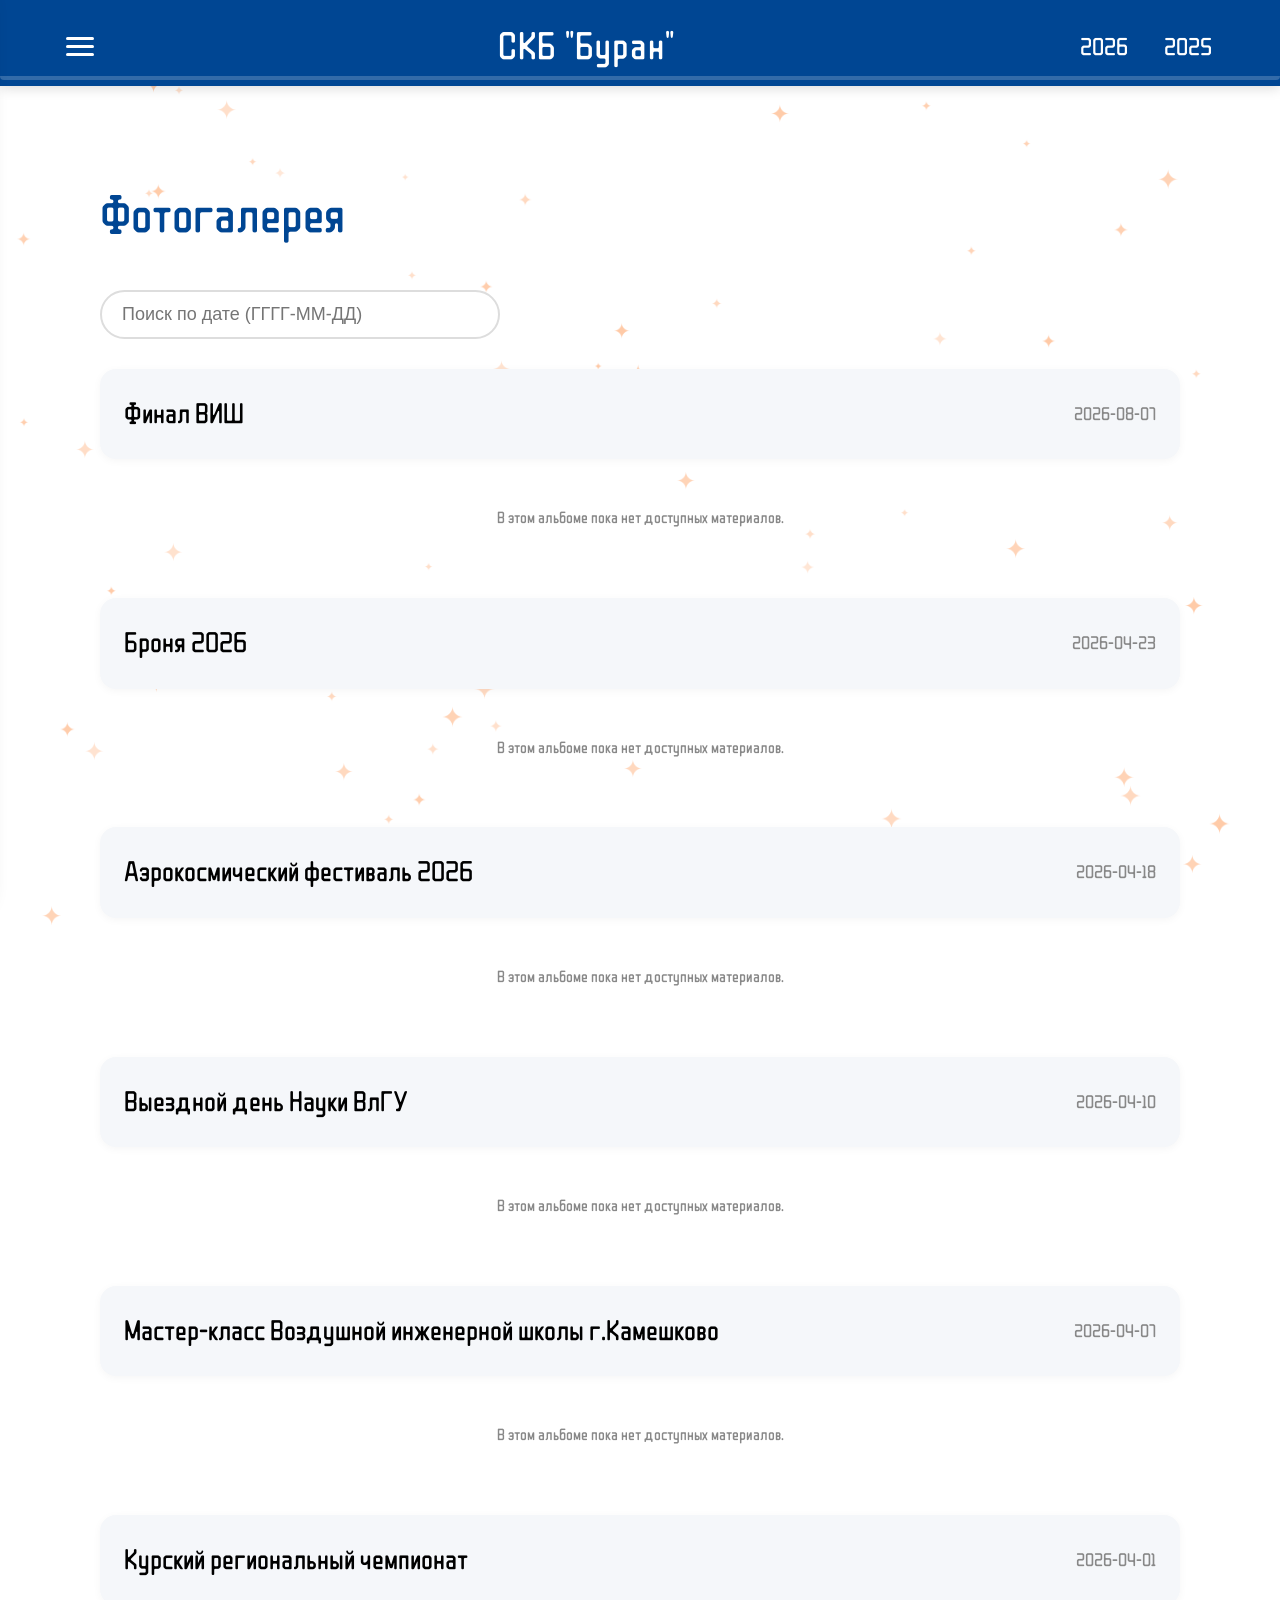
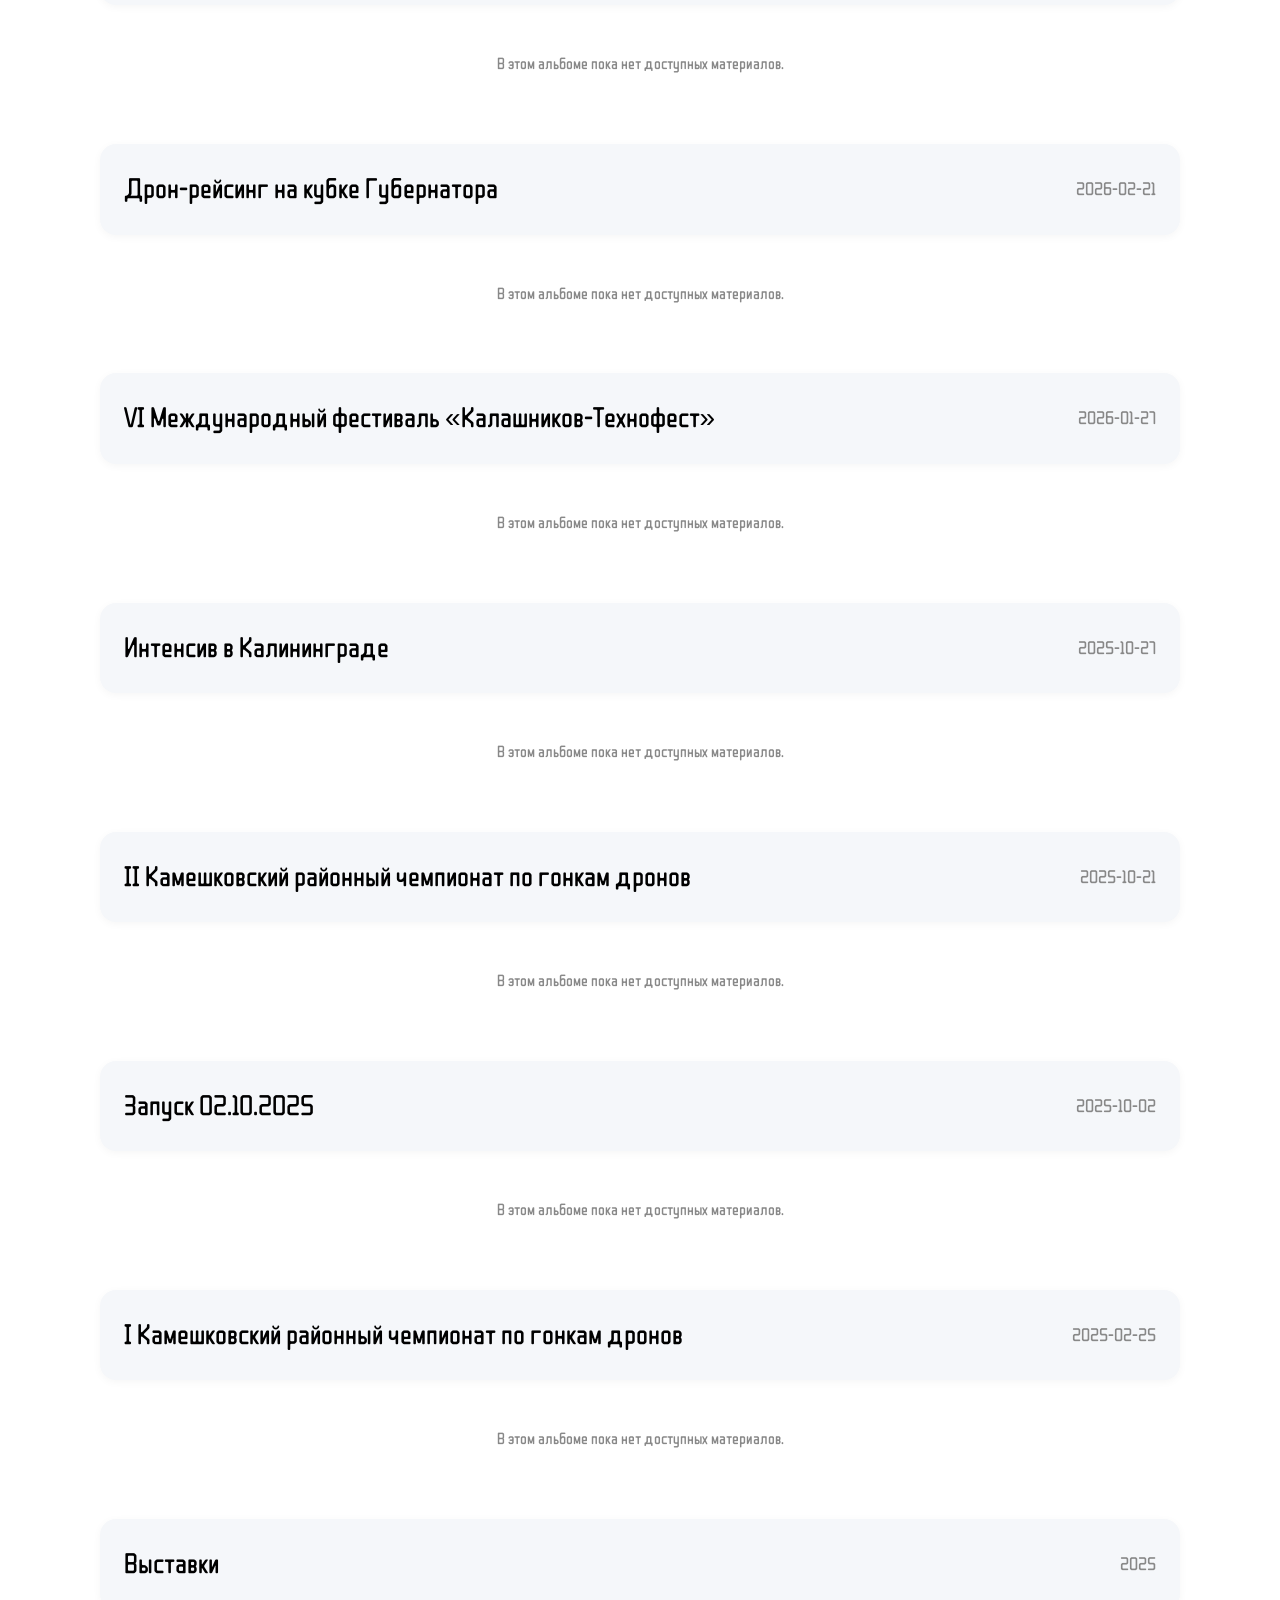
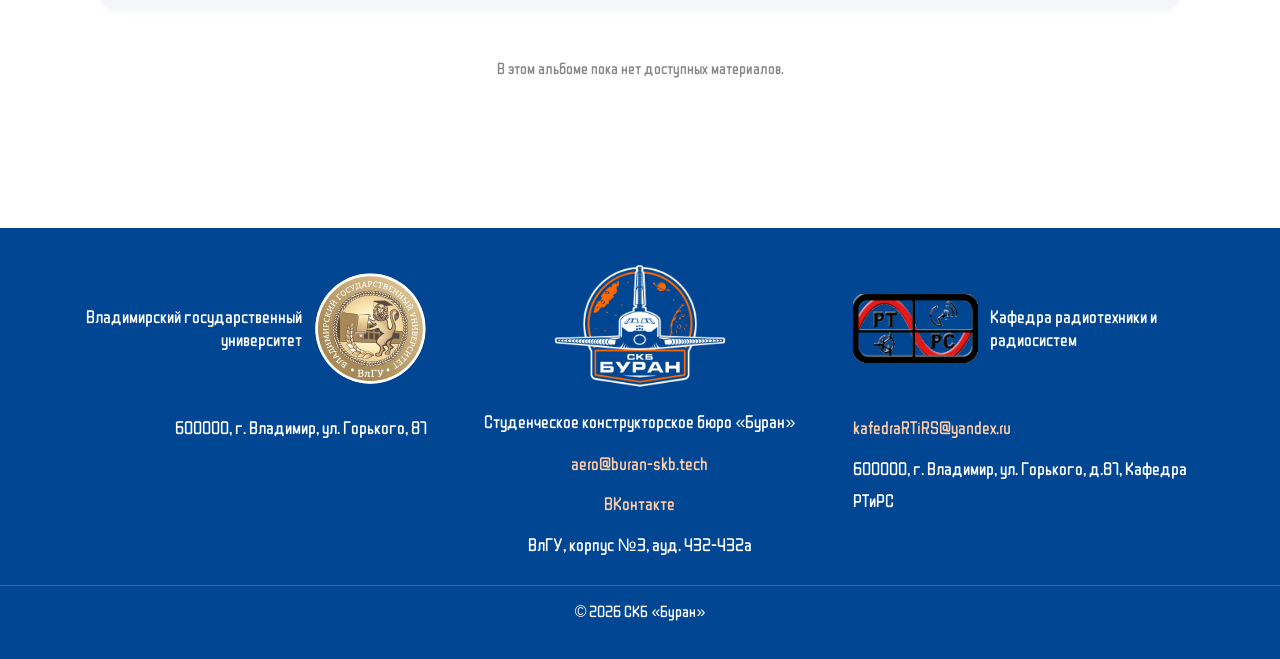
<file: photogallery.html>
<!DOCTYPE html>
<html lang="ru">
<head>
    <meta charset="UTF-8">
    <meta name="viewport" content="width=device-width, initial-scale=1.0">
    <title>Фотогалерея — СКБ «Буран»</title>
    <meta name="description" content="Фотографии с мероприятий СКБ «Буран». Скачивайте и смотрите события.">
    <meta property="og:title" content="Фотогалерея СКБ «Буран»">
    <meta property="og:description" content="Фотографии с мероприятий нашего бюро.">
    <link rel="icon" href="logo/skbbyranlogocomp.png" type="image/png">
    <link rel="stylesheet" href="style.css">
</head>
<body>

    <!-- Меню -->
    <div class="menu-overlay" id="menuOverlay"></div>
    <nav class="main-menu" id="mainMenu" role="navigation" aria-label="Основное меню">
        <button class="menu-close" id="menuClose" aria-label="Закрыть меню">✕</button>
        <ul>
            <li><a href="index.html">Главная</a></li>
            <li><a href="project.html">Проекты</a></li>
            <li><a href="photogallery.html" class="active">Фотогалерея</a></li>
            <li><a href="document.html">Документы</a></li>
        </ul>
    </nav>

    <!-- Кросс-бар (годы заполняются динамически) -->
    <header class="crossbar" id="crossbar" role="banner">
        <div class="crossbar-inner">
            <button class="hamburger" id="hamburger" aria-label="Открыть меню">
                <span></span><span></span><span></span>
            </button>
            <a href="index.html" class="crossbar-title">СКБ "Буран"</a>
            <div class="crossbar-nav" id="crossbarNav"></div>
            <div class="progress-bar-container">
                <div class="progress-bar" id="crossbarProgressBar"></div>
            </div>
        </div>
    </header>

    <!-- Основной контент -->
    <main id="mainContent">
        <section class="block first-block" id="section-gallery" data-animate>
            <div class="block-inner">
                <h2>Фотогалерея</h2>
                <div class="gallery-search">
                    <input type="text" id="gallerySearch" placeholder="Поиск по дате (ГГГГ-ММ-ДД)">
                </div>
                <div class="gallery-events" id="galleryEvents">
                    <div class="loader">Загрузка событий...</div>
                </div>
            </div>
        </section>
    </main>

    <!-- ===== ФУТЕР ===== -->
    <footer class="footer" id="contacts" role="contentinfo">
        <div class="footer-inner">
            <!-- 1. СКБ "Буран" (теперь первый в HTML) -->
            <div class="footer-col footer-center header-container">
                <div class="footer-logo">
                    <img src="logo/skbbyranlogocomp.png" data-src="logo/skbbyranlogo.svg" alt="СКБ Буран" class="skb-logo" width="200" height="200">
                    <span>Студенческое конструкторское бюро «Буран»</span>
                </div>
                <p><a href="#" id="copyEmailBuran">aero@buran-skb.tech</a></p>
                <p><a href="https://vk.com/skbburan" target="_blank" rel="noopener">ВКонтакте</a></p>
                <p class="footer-address">ВлГУ, корпус №3, ауд. 432-432а</p>
            </div>

            <!-- 2. ВлГУ -->
            <div class="footer-col footer-left">
                <div class="footer-logo">
                    <a href="https://www.vlsu.ru/" target="_blank" rel="noopener">
                        <img src="logo/vlsulogo.svg" data-src="logo/vlsulogo.svg" alt="ВлГУ" class="lazy-logo" width="150" height="150">
                    </a>
                    <span>Владимирский государственный университет</span>
                </div>
                <p class="footer-address">600000, г. Владимир, ул. Горького, 87</p>
            </div>

            <!-- 3. Кафедра РТиРС -->
            <div class="footer-col footer-right">
                <div class="footer-logo">
                    <a href="https://rtrs.vlsu.ru/" target="_blank" rel="noopener">
                        <img src="logo/rtrs.png" data-src="logo/rtrs.png" alt="РТиРС" class="lazy-logo" width="150" height="150">
                    </a>
                    <span>Кафедра радиотехники и радиосистем</span>
                </div>
                <p><a href="#" id="copyEmailRtrs">kafedraRTiRS@yandex.ru</a></p>
                <p class="footer-address">600000, г. Владимир, ул. Горького, д.87, Кафедра РТиРС</p>
            </div>
        </div>
        <div class="footer-copy-wrapper">
            <p class="footer-copy">© 2026 СКБ «Буран»</p>
        </div>
    </footer>

    <script src="script.js"></script>
</body>
</html>
</file>
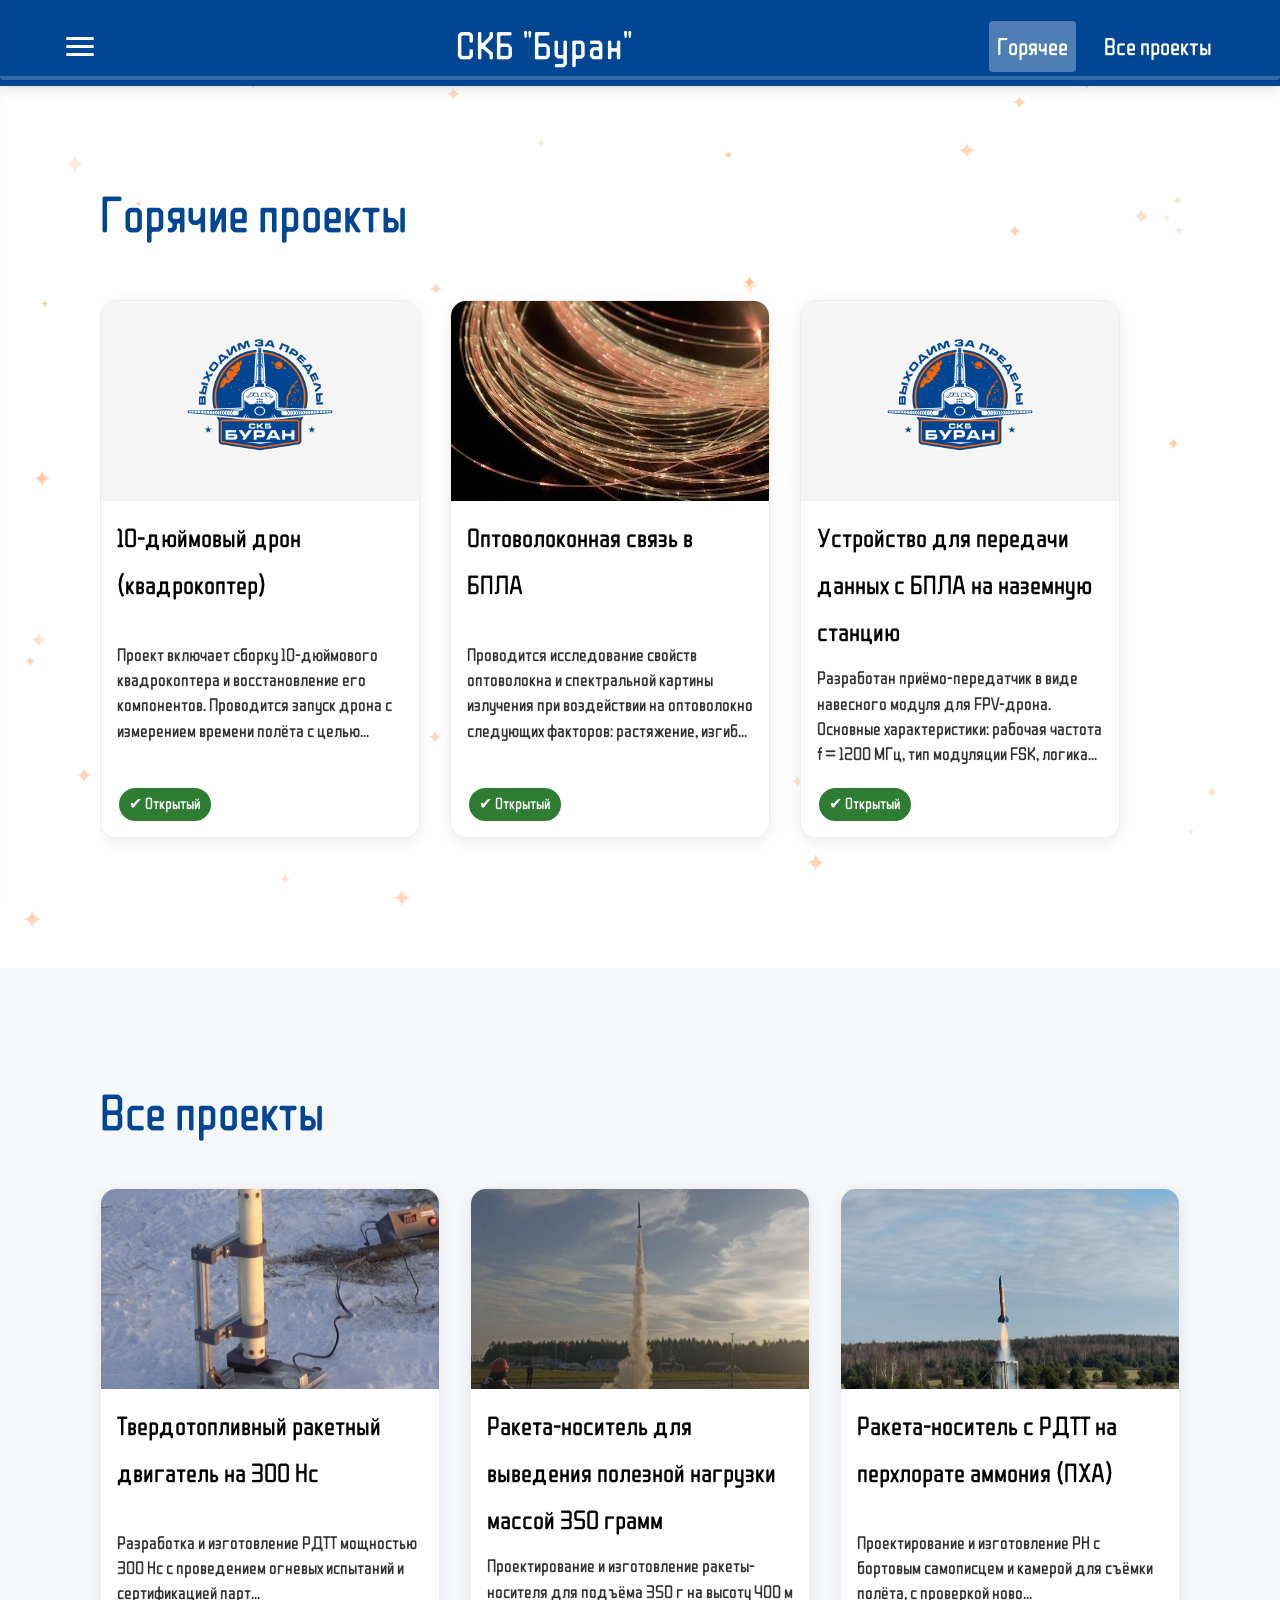
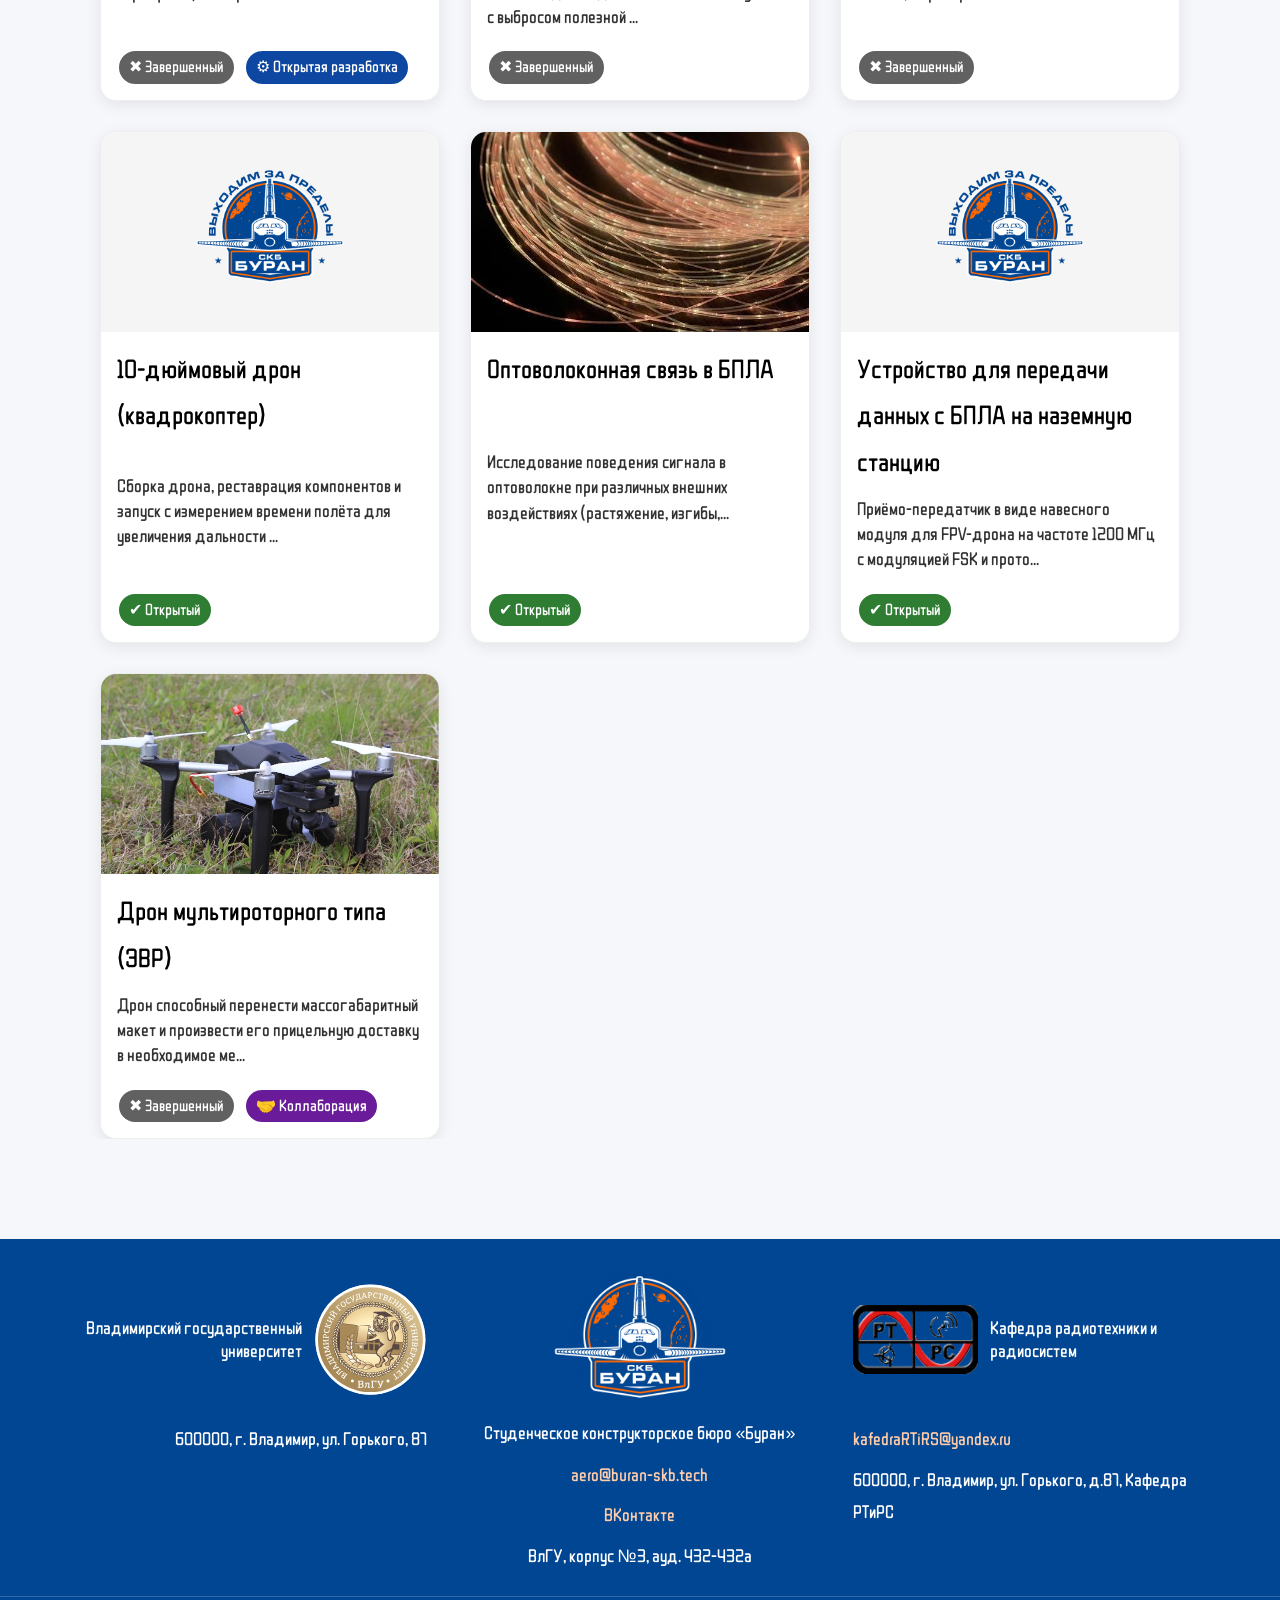
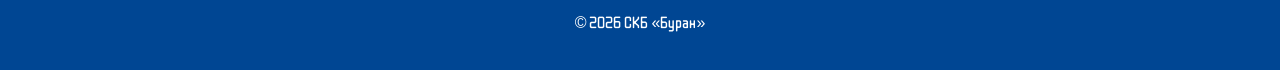
<file: project.html>
<!DOCTYPE html>
<html lang="ru">
<head>
    <meta charset="UTF-8">
    <meta name="viewport" content="width=device-width, initial-scale=1.0">
    <title>Проекты — СКБ «Буран»</title>
    <meta name="description" content="Актуальные и завершённые проекты студенческого конструкторского бюро «Буран».">
    <meta property="og:title" content="Проекты СКБ «Буран»">
    <meta property="og:description" content="Актуальные и завершённые проекты нашего бюро.">
    <link rel="icon" href="logo/skbbyranlogocomp.png" type="image/png">
    <link rel="stylesheet" href="style.css">
</head>
<body>

    <!-- Меню -->
    <div class="menu-overlay" id="menuOverlay"></div>
    <nav class="main-menu" id="mainMenu" role="navigation" aria-label="Основное меню">
        <button class="menu-close" id="menuClose" aria-label="Закрыть меню">✕</button>
        <ul>
            <li><a href="index.html">Главная</a></li>
            <li><a href="project.html" class="active">Проекты</a></li>
            <li><a href="photogallery.html">Фотогалерея</a></li>
            <li><a href="document.html">Документы</a></li>
        </ul>
    </nav>

    <!-- Кросс-бар -->
    <header class="crossbar" id="crossbar" role="banner">
        <div class="crossbar-inner">
            <button class="hamburger" id="hamburger" aria-label="Открыть меню">
                <span></span><span></span><span></span>
            </button>
            <a href="index.html" class="crossbar-title">СКБ "Буран"</a>
            <div class="crossbar-nav" id="crossbarNav">
                <span class="nav-item" data-target="section-hot">Горячее</span>
                <span class="nav-item" data-target="section-all">Все проекты</span>
            </div>
            <div class="progress-bar-container">
                <div class="progress-bar" id="crossbarProgressBar"></div>
            </div>
        </div>
    </header>

    <!-- Основной контент -->
    <main id="mainContent">
        <section class="block first-block" id="section-hot" data-animate>
            <div class="block-inner">
                <h2>Горячие проекты</h2>
                <div class="projects-hot" id="projectsHot">
                    <div class="loader">Загрузка...</div>
                </div>
            </div>
        </section>

        <section class="block" id="section-all" data-animate>
            <div class="block-inner">
                <h2>Все проекты</h2>
                <div class="projects-grid" id="projectsGrid">
                    <div class="loader">Загрузка...</div>
                </div>
            </div>
        </section>
    </main>

    <!-- ===== ФУТЕР ===== -->
    <footer class="footer" id="contacts" role="contentinfo">
        <div class="footer-inner">
            <!-- 1. СКБ "Буран" (теперь первый в HTML) -->
            <div class="footer-col footer-center header-container">
                <div class="footer-logo">
                    <img src="logo/skbbyranlogocomp.png" data-src="logo/skbbyranlogo.svg" alt="СКБ Буран" class="skb-logo" width="200" height="200">
                    <span>Студенческое конструкторское бюро «Буран»</span>
                </div>
                <p><a href="#" id="copyEmailBuran">aero@buran-skb.tech</a></p>
                <p><a href="https://vk.com/skbburan" target="_blank" rel="noopener">ВКонтакте</a></p>
                <p class="footer-address">ВлГУ, корпус №3, ауд. 432-432а</p>
            </div>

            <!-- 2. ВлГУ -->
            <div class="footer-col footer-left">
                <div class="footer-logo">
                    <a href="https://www.vlsu.ru/" target="_blank" rel="noopener">
                        <img src="logo/vlsulogo.svg" data-src="logo/vlsulogo.svg" alt="ВлГУ" class="lazy-logo" width="150" height="150">
                    </a>
                    <span>Владимирский государственный университет</span>
                </div>
                <p class="footer-address">600000, г. Владимир, ул. Горького, 87</p>
            </div>

            <!-- 3. Кафедра РТиРС -->
            <div class="footer-col footer-right">
                <div class="footer-logo">
                    <a href="https://rtrs.vlsu.ru/" target="_blank" rel="noopener">
                        <img src="logo/rtrs.png" data-src="logo/rtrs.png" alt="РТиРС" class="lazy-logo" width="150" height="150">
                    </a>
                    <span>Кафедра радиотехники и радиосистем</span>
                </div>
                <p><a href="#" id="copyEmailRtrs">kafedraRTiRS@yandex.ru</a></p>
                <p class="footer-address">600000, г. Владимир, ул. Горького, д.87, Кафедра РТиРС</p>
            </div>
        </div>
        <div class="footer-copy-wrapper">
            <p class="footer-copy">© 2026 СКБ «Буран»</p>
        </div>
    </footer>

    <script src="script.js"></script>
</body>
</html>
</file>
<file: style.css>
/* ===== Сброс и базовые настройки ===== */
* { margin: 0; padding: 0; box-sizing: border-box; }

html, body {
    width: 100%;
    max-width: 100%;
    overflow-x: hidden;
    overflow-y: auto;
    position: relative;
    margin: 0;
    padding: 0;
}
body {
    font-family: 'WDXL Lubrifont SC', 'Arial', 'Helvetica', sans-serif;
    background: #ffffff;
    color: #000000;
    line-height: 1.8;
}
img { max-width: 100%; height: auto; display: block; }
a { color: #004693; text-decoration: none; }
a:hover { color: #ff6700; }

/* ===== Цвета ===== */
:root {
    --blue: #004693;
    --orange: #ff6700;
    --white: #ffffff;
    --gray: #f5f7fa;
    --shadow: 0 8px 24px rgba(0,0,0,0.08);
}

/* ===== Подключение шрифта ===== */
@font-face {
    font-family: 'WDXL Lubrifont SC';
    src: url('fonts/WDXLubrifontSC.woff2') format('woff2');
    font-weight: 400;
    font-style: normal;
    font-display: swap;
}

/* ===== Шрифты ===== */
h1, h2, h3 { font-weight: 400; }
h1 { font-size: 46px; margin-bottom: 26px; }
h2 { font-size: 50px; margin-bottom: 30px; color: var(--blue); }
h3 { font-size: 32px;   
    overflow-wrap: break-word;
    hyphens: auto;
   }
p, li, .text { font-size: 24px; margin-bottom: 1.5em; }
.caption { font-size: 36px; }

/* ===== Звёздочки (только внутри mainContent) ===== */
#mainContent {
    position: relative;
    z-index: 1;
    width: 100%;
    max-width: 100%;
    overflow: hidden;
}
.star {
    position: fixed;
    color: var(--orange);
    pointer-events: none;
    user-select: none;
    z-index: 0;
    font-family: 'Arial', sans-serif;
    opacity: 0.35;
    animation: floatStar 8s infinite alternate ease-in-out;
    will-change: transform;
}
@keyframes floatStar {
    0% { transform: translateY(0px) rotate(0deg) scale(0.9); }
    100% { transform: translateY(-30px) rotate(30deg) scale(1.1); }
}

/* ===== Кросс-бар ===== */
.crossbar {
    position: fixed;
    top: 0;
    left: 0;
    width: 100%;
    background: var(--blue);
    color: #fff;
    z-index: 1000;
    box-shadow: 0 2px 12px rgba(0,0,0,0.15);
    padding: 12px 0 6px;
}
.crossbar-inner {
    display: flex;
    align-items: center;
    justify-content: space-between;
    padding: 0 60px;
    width: 100%;
    margin: 0;
    position: relative;
}
.hamburger {
    background: transparent;
    border: none;
    display: flex;
    flex-direction: column;
    gap: 5px;
    cursor: pointer;
    padding: 6px;
    flex-shrink: 0;
    order: 1;
}
.hamburger span {
    display: block;
    width: 28px;
    height: 3px;
    background: #fff;
    border-radius: 2px;
    transition: 0.3s;
}
.crossbar-title {
    font-size: 38px;
    font-weight: normal;
    letter-spacing: 1px;
    order: 2;
    flex: 1;
    text-align: center;
    margin: 0 10px;
    white-space: nowrap;
    color: #fff;
    text-decoration: none;
    transition: 0.3s;
}
.crossbar-title:hover {
    color: var(--orange);
}
.crossbar-nav {
    display: flex;
    gap: 20px;
    flex-wrap: wrap;
    justify-content: flex-end;
    order: 3;
    flex-shrink: 1;
}
.nav-item {
    font-size: 24px;
    cursor: pointer;
    padding: 4px 8px;
    border-radius: 4px;
    transition: 0.3s;
}
.nav-item:hover { background: rgba(255,255,255,0.2); }
.nav-item.active { background: rgba(255,255,255,0.3); }
.progress-bar-container {
    position: absolute;
    bottom: 0;
    left: 0;
    width: 100%;
    height: 4px;
    background: rgba(255,255,255,0.2);
    border-radius: 0 0 4px 4px;
    overflow: hidden;
}
.progress-bar {
    height: 100%;
    width: 0%;
    background: var(--orange);
    transition: width 0.1s linear;
    border-radius: 0 0 4px 4px;
}

/* ===== Логотип в блоке "Цель" ===== */
.logo-hero {
    max-width: 500px;
    width: 100%;
    height: auto;
    margin: 0 auto;
    display: block;
    border-radius: 0;
    box-shadow: none !important;
    background: transparent !important;
    background-color: transparent !important;
    animation: gentleSway 3s ease-in-out infinite;
}
@keyframes gentleSway {
    0% { transform: translateY(0px); }
    50% { transform: translateY(-8px); }
    100% { transform: translateY(0px); }
}
.hero-image .logo-hero {
    border-radius: 0;
    box-shadow: none !important;
    background: transparent !important;
    background-color: transparent !important;
}

/* ===== Центрирование заголовков ===== */
.section-news h2,
.section-directions h2,
.section-partners h2,
.section-benefits h2 {
    text-align: center;
}

/* ===== Меню ===== */
.menu-overlay {
    position: fixed;
    top: 0; left: 0;
    width: 100%; height: 100%;
    background: rgba(0,0,0,0.4);
    z-index: 2000;
    display: none;
}
.menu-overlay.active { display: block; }
.main-menu {
    position: fixed;
    top: 0; left: -320px;
    width: 300px;
    height: 100%;
    background: var(--blue);
    color: #fff;
    z-index: 3000;
    padding: 30px 20px;
    transition: left 0.35s ease;
    box-shadow: 4px 0 20px rgba(0,0,0,0.3);
}
.main-menu.open { left: 0; }
.menu-close {
    background: transparent;
    border: none;
    color: #fff;
    font-size: 32px;
    cursor: pointer;
    position: absolute;
    top: 16px;
    right: 20px;
}
.main-menu ul {
    list-style: none;
    margin-top: 60px;
}
.main-menu ul li {
    margin: 20px 0;
}
.main-menu ul li a {
    color: #fff;
    font-size: 28px;
    transition: 0.3s;
}
.main-menu ul li a:hover,
.main-menu ul li a.active {
    color: var(--orange);
}

/* ===== Основные блоки ===== */
.block {
    width: 100%;
    max-width: 100%;
    overflow: hidden;
    padding: 100px 0;
    position: relative;
    z-index: 1;
}
.block:nth-child(even) {
    background: var(--gray);
}
.block-inner {
    width: 100%;
    max-width: 100%;
    padding: 0 100px;
    margin: 0 auto;
    box-sizing: border-box;
    overflow: hidden;
}
.block[data-animate] {
    opacity: 0;
    transition: opacity 0.6s ease;
    will-change: opacity;
    transform: none !important;
}
.block[data-animate].visible {
    opacity: 1;
}
.first-block {
    padding-top: 170px;
}

/* ===== Герой (Цель) ===== */
.hero-grid {
    display: grid;
    grid-template-columns: 1fr 1fr;
    gap: 0px;
    align-items: center;
}
.hero-text p { font-size: 26px; }
.hero-highlight {
    margin-top: 20px;
    font-weight: bold;
    color: var(--orange);
}
.hero-image img {
    width: 100%;
    border-radius: 16px;
    box-shadow: var(--shadow);
}
.hero-image .logo-hero {
    border-radius: 0;
    box-shadow: none !important;
    background: transparent !important;
    background-color: transparent !important;
}

/* ===== Заявка ===== */
.section-apply {
    text-align: center;
}
.apply-text {
    font-size: 26px;
    max-width: 800px;
    margin: 0 auto 50px;
}
.btn-primary {
    display: inline-block;
    background: var(--orange);
    color: #fff;
    padding: 18px 56px;
    border-radius: 40px;
    font-size: 26px;
    font-weight: bold;
    transition: 0.3s;
    box-shadow: 0 6px 18px rgba(255,103,0,0.3);
}
.btn-primary:hover {
    background: #e05e00;
    transform: translateY(-3px);
    box-shadow: 0 10px 28px rgba(255,103,0,0.4);
}

/* ===== История ===== */
.history-grid {
    display: grid;
    grid-template-columns: 1fr 1fr;
    gap: 60px;
    align-items: center;
}
.history-image {
    display: flex;
    justify-content: center;
    align-items: center;
}
.history-image img {
    width: 400px;
    height: auto;
    border-radius: 16px;
    box-shadow: var(--shadow);
}
.rocket-animation {
    margin-top: 30px;
    height: 80px;
    position: relative;
}
.rocket {
    width: 60px;
    height: 80px;
    background: var(--orange);
    clip-path: polygon(50% 0%, 0% 100%, 100% 100%);
    animation: fly 4s infinite alternate ease-in-out;
    margin: 0 auto;
}
@keyframes fly {
    0% { transform: translateY(0) rotate(-5deg); }
    100% { transform: translateY(-40px) rotate(5deg); }
}

/* ===== Слайдер новостей (без скролла) ===== */
#newsGrid {
    min-height: 420px;
    height: auto;
    overflow: hidden;
}
.news-slider-wrapper {
    position: relative;
    width: 100%;
    max-width: 100%;
    overflow: hidden;
}
.news-slider-container {
    overflow: hidden;
    width: 100%;
    max-width: 100%;
    padding: 10px 0;
}
.news-track {
    display: flex;
    gap: 20px;
    transition: transform 0.3s ease-in-out;
    will-change: transform;
    width: auto;
    flex-wrap: nowrap;
}
.news-card {
    flex: 0 0 240px;
    width: 100%;
    height: 400px;
    background: #fff;
    border-radius: 12px;
    overflow: hidden;
    box-shadow: 0 4px 15px rgba(0,0,0,0.08);
    display: flex;
    flex-direction: column;
    border: 1px solid #eee;
    cursor: pointer;
    transition: transform 0.2s, box-shadow 0.2s;
}
.news-card:hover {
    transform: translateY(-4px);
    box-shadow: 0 8px 20px rgba(0,0,0,0.12);
}
.news-img-wrapper {
    width: 100%;
    height: 160px;
    flex-shrink: 0;
    background: #f0f2f5;
    overflow: hidden;
    position: relative;
}
.news-img {
    width: 100%;
    height: 100%;
    object-fit: cover;
}
.news-content {
    flex: 1 1 auto;
    padding: 14px 16px;
    display: flex;
    flex-direction: column;
    justify-content: space-between;
    overflow: hidden;
}
.news-text {
    font-size: 18px;
    line-height: 1.4;
    color: #333;
    margin: 0 0 10px 0;
    display: -webkit-box;
    -webkit-line-clamp: 5;
    -webkit-box-orient: vertical;
    overflow: hidden;
    text-overflow: ellipsis;
}
.news-link {
    display: inline-block;
    background: transparent;
    color: var(--blue, #004693) !important;
    font-size: 18px;
    font-weight: 600;
    text-decoration: none;
    align-self: flex-start;
    margin-top: auto;
}
.news-card:hover .news-link,
.news-link:hover {
    color: var(--orange, #ff6700) !important;
}
.news-arrow {
    position: absolute;
    top: 50%;
    transform: translateY(-50%);
    z-index: 2;
    background: var(--blue, #004693);
    color: #fff;
    border: none;
    width: 42px;
    height: 42px;
    border-radius: 50%;
    cursor: pointer;
    font-size: 18px;
    display: flex;
    align-items: center;
    justify-content: center;
    transition: background 0.2s, opacity 0.2s;
}
.news-arrow-prev { left: 5px; }
.news-arrow-next { right: 5px; }
.news-arrow:hover:not(:disabled) { background: var(--orange, #ff6700); }
.news-arrow:disabled { opacity: 0.3; cursor: not-allowed; }
.news-slider-container { padding: 10px 50px; }

.video-badge {
    position: absolute;
    bottom: 8px;
    right: 8px;
    background: rgba(0,0,0,0.7);
    color: #fff;
    padding: 3px 8px;
    border-radius: 4px;
    font-size: 12px;
}

/* ===== Направления ===== */
.directions-grid {
    display: flex;
    flex-wrap: wrap;
    justify-content: center;
    gap: 30px;
}
.direction-card {
    flex: 1 1 200px;
    display: flex;
    flex-direction: column;
    align-items: center;
    justify-content: center;
    background: #fff;
    padding: 30px 20px;
    border-radius: 16px;
    box-shadow: var(--shadow);
    text-align: center;
    transition: 0.3s;
    cursor: default;
    overflow: hidden;
    min-height: 220px;
}
.direction-card:hover { transform: translateY(-6px); }
.direction-icon {
    font-size: 48px;
    margin-bottom: 12px;
    line-height: 1;
}
.direction-card h3 {
    font-size: 22px;
    margin: 0 0 10px 0;
}
.direction-desc {
    font-size: 16px;
    color: #555;
    margin: 0;
    line-height: 1.4;
}
.direction-custom {
    border: 2px dashed var(--orange);
    background: #fff8f0;
}

/* Анимации иконок (только для ракеты, дрона и ИИ) */
.icon-rocket { animation: rocketLaunch 3s infinite ease-in-out; }
.icon-drone { animation: droneHover 3s infinite alternate ease-in-out; }
.icon-ai { animation: aiPulse 2.5s infinite alternate ease-in-out; }
@keyframes rocketLaunch {
    0%, 100% { transform: translateY(0) rotate(-5deg); }
    50% { transform: translateY(-15px) rotate(5deg); }
}
@keyframes droneHover {
    0% { transform: translateY(0) rotate(-3deg); }
    100% { transform: translateY(-12px) rotate(3deg); }
}
@keyframes aiPulse {
    0% { transform: scale(1); opacity: 0.7; }
    100% { transform: scale(1.15); opacity: 1; }
}

/* ===== Партнёры (хаотичный вылет, без скролла) ===== */
.partners-wrapper {
    position: relative;
    overflow: hidden;
    width: 100%;
    max-width: 100%;
    height: 140px;
    mask-image: linear-gradient(to right, transparent, black 5%, black 95%, transparent);
    -webkit-mask-image: linear-gradient(to right, transparent, black 5%, black 95%, transparent);
    margin-bottom: 20px;
}
.partners-track {
    position: relative;
    width: 100%;
    height: 100%;
    overflow: hidden;
}
.partner-item {
    position: absolute;
    display: flex;
    align-items: center;
    justify-content: center;
    z-index: 10;
    white-space: nowrap;
    will-change: left, transform;
}
.partner-item.active {
    animation-name: flyAcross;
    animation-timing-function: linear;
    animation-fill-mode: forwards;
}
.partner-item.active:hover {
    animation-play-state: paused;
    z-index: 20;
}
.partner-item img {
    display: block;
    width: auto;
    height: auto;
    object-fit: contain;
}
@keyframes flyAcross {
    0% { left: 100%; transform: translateX(0); }
    100% { left: 0; transform: translateX(-100%); }
}

/* ===== Блок-схема (Выгода) ===== */
.benefits-flowchart {
    display: flex;
    flex-wrap: nowrap;
    justify-content: center;
    align-items: center;
    gap: 12px;
    margin: 40px auto;
    width: 100%;
    max-width: 1100px;
    box-sizing: border-box;
}

.flow-step {
    background: var(--blue);
    color: #fff;
    padding: 16px 20px;
    border-radius: 20px;
    text-align: center;
    flex: 1 1 0; /* Все карточки одинаковой ширины */
    min-width: 0; /* Предотвращает вылезание текста */
    box-shadow: var(--shadow);
}

.step-num {
    display: block;
    font-size: 42px;
    font-weight: bold;
    margin-bottom: 4px;
}

.flow-step p {
    font-size: 24px;
    line-height: 1.3;
    margin: 0;
}

.flow-arrow {
    font-size: 50px;
    color: var(--orange);
    line-height: 1;
    flex-shrink: 0;
    display: flex;
    align-items: center;
    justify-content: center;
}

/* ===== Адаптация для экранов до 1024px (Планшеты и мобильные) ===== */
@media (max-width: 1024px) {
    .benefits-flowchart {
        flex-direction: column; /* Элементы выстраиваются строго в столбик */
        align-items: center;
        gap: 10px;
        max-width: 360px; /* Фиксированная комфортная ширина контейнера */
    }

    .flow-step {
        width: 75%;
        flex: none; /* Отменяем гибкость Flex */
        padding: 20px 20px;
        border-radius: 16px;
    }

    .step-num {
        font-size: 42px;
    }

    .flow-step p {
        font-size: 24px;
    }

    /* ВСЕ стрелки на экранах <= 1024px поворачиваются вниз */
    .flow-arrow {
        transform: rotate(90deg);
        font-size: 50px;
        margin: 2px 0;
    }
}
.benefits-text {
    max-width: 800px;
    margin: 0 auto;
    text-align: center;
}

/* ===== Футер (Контакты) ===== */
.footer {
    background: var(--blue);
    color: #fff;
    padding: 30px 0 20px;
    position: relative;
    z-index: 2;
    overflow: hidden;
}
.footer-inner {
    max-width: 1200px;
    margin: 0 auto;
    padding: 0 20px;
    display: grid;
    grid-template-columns: 1fr 1fr 1fr;
    gap: 30px;
    align-items: start;
}
.footer-col {
    display: flex;
    flex-direction: column;
}
/* ВлГУ — Слева, выравнивание по правому краю */
.footer-left {
    align-items: flex-end;
    text-align: right;
}
.footer-left .footer-logo {
    flex-direction: row-reverse;
}

/* СКБ "Буран" — В центре, выравнивание по центру */
.footer-center {
    display: flex;
    align-items: center;
    text-align: center;
}
.footer-center .footer-logo {
    flex-direction: column;
    justify-content: center;
}

/* РТиРС — Справа, зеркально ВлГУ, выравнивание по левому краю */
.footer-right {
    align-items: flex-start;
    text-align: left;
}
.footer-right .footer-logo {
    flex-direction: row;
}

/* Общие стили логотипов и текста футера */
.footer-logo {
    display: flex;
    align-items: center;
    gap: 12px;
    margin-bottom: 10px;
}
.footer-logo img {
    width: 140px;
    height: 140px;
    object-fit: contain;
}
.footer-logo span {
    font-size: 18px;
    line-height: 1.3;
}
.footer-address {
    font-size: 16px;
    margin-top: 4px;
}
.footer-col p {
    font-size: 18px;
    margin: 4px 0;
}
.footer a {
    color: #ffccaa;
    font-size: 18px;
}
.footer a:hover { color: #fff; }
.footer-copy-wrapper {
    width: 100%;
    padding: 12px 0;
    border-top: 1px solid rgba(255,255,255,0.2);
    text-align: center;
    margin: 20px 0 0;
}
.footer-copy {
    font-size: 16px;
    margin: 0 !important;
    padding: 0 20px;
}
.skb-logo {
  transform: scale(1.4); /* Увеличивает логотип на 30% */
  transform-origin: center; /* Точка привязки роста (по центру, слева или справа) */
}
/* ===== Адаптивность футера для планшетов и мобильных устройств ===== */
@media (max-width: 992px) {
    .footer-inner {
        grid-template-columns: 1fr;
        gap: 30px;
    }
    .footer-left, .footer-center, .footer-right {
        align-items: center;
        text-align: center;
    }
    .footer-left .footer-logo, 
    .footer-right .footer-logo {
        flex-direction: column;
    }
}
/* ===== Полное исправление отображения футера ===== */

/* 1. Стили для десктопов (компьютеров): ставим СКБ Буран строго по центру */
@media (min-width: 993px) {
    .footer-inner {
        display: grid !important;
        grid-template-columns: 1fr 1fr 1fr !important;
    }
    .footer-left {
        order: 1 !important;
        align-items: flex-end !important;
        text-align: right !important;
    }
    .footer-center {
        order: 2 !important;
        align-items: center !important;
        text-align: center !important;
    }
    .footer-right {
        order: 3 !important;
        align-items: flex-start !important;
        text-align: left !important;
    }
}

/* 2. Стили для планшетов и мобильных устройств: СКБ Буран сверху, текст под логотипами */
@media (max-width: 992px) {
    .footer-inner {
        display: flex !important;
        flex-direction: column !important;
        gap: 30px !important;
    }
    .footer-center {
        order: 1 !important;
    }
    .footer-left {
        order: 2 !important;
    }
    .footer-right {
        order: 3 !important;
    }
    .footer-col {
        align-items: center !important;
        text-align: center !important;
        width: 100% !important;
    }
    .footer-logo {
        flex-direction: column !important;
        align-items: center !important;
        justify-content: center !important;
    }
}

/* ===== Всплывающее окно (модалка) ===== */
.news-modal-overlay {
    position: fixed;
    top: 0; left: 0; right: 0; bottom: 0;
    width: 100%; height: 100%;
    background: rgba(0,0,0,0.8);
    backdrop-filter: blur(5px);
    z-index: 99999;
    display: none;
    align-items: center;
    justify-content: center;
    padding: 20px;
    box-sizing: border-box;
    overflow: hidden;
}
.news-modal-overlay.active { display: flex; }
.news-modal {
    background: #fff;
    width: 100%;
    max-width: 700px;
    max-height: 85vh;
    border-radius: 16px;
    overflow-y: hidden;
    position: relative;
    padding: 24px;
    box-shadow: 0 20px 40px rgba(0,0,0,0.4);
    box-sizing: border-box;
}
.news-modal-overlay.active .news-modal { overflow-y: auto; }
.news-modal-close {
    position: absolute;
    top: 14px;
    right: 18px;
    background: #f0f2f5;
    border: none;
    width: 36px;
    height: 36px;
    border-radius: 50%;
    font-size: 22px;
    color: #333;
    cursor: pointer;
    display: flex;
    align-items: center;
    justify-content: center;
    transition: background 0.2s, color 0.2s;
    z-index: 10;
}
.news-modal-close:hover {
    background: var(--orange, #ff6600);
    color: #fff;
}
.news-modal-img-wrapper {
    position: relative;
    width: 100%;
    max-height: 420px;
    background: #f0f2f5;
    border-radius: 12px;
    overflow: hidden;
    margin-bottom: 20px;
    display: flex;
    align-items: center;
    justify-content: center;
}
.news-modal-img {
    width: 100%;
    max-height: 420px;
    object-fit: contain;
}
.news-modal-text {
    font-size: 18px;
    line-height: 1.6;
    color: #222;
    margin-bottom: 24px;
    white-space: pre-wrap;
    word-break: break-word;
}
.news-modal-btn {
    display: inline-flex;
    align-items: center;
    justify-content: center;
    background: var(--blue, #0055ff);
    color: #ffffff !important;
    padding: 12px 24px;
    border-radius: 8px;
    text-decoration: none;
    font-size: 20px;
    transition: background 0.2s, transform 0.2s;
}
.news-modal-btn:hover {
    background: var(--orange, #ff6600);
    color: #ffffff !important;
    transform: translateY(-2px);
}
.news-modal-img-wrapper img.placeholder-img {
    object-fit: contain !important;
    padding: 15px;
    box-sizing: border-box;
}
/* ===== Универсальный фикс горизонтального скролла ===== */
* { max-width: 100%; box-sizing: border-box; }
img, video, iframe, canvas, svg { max-width: 100%; height: auto; }

/* ===== Проекты (карточки как у новостей) ===== */
.projects-grid {
    display: grid;
    grid-template-columns: repeat(auto-fill, minmax(280px, 1fr));
    gap: 30px;
}
.projects-hot {
    display: flex;
    gap: 30px;
    overflow-x: auto;
    padding: 10px 0 30px;
    scroll-snap-type: x mandatory;
}
.projects-hot .project-card {
    flex: 0 0 320px;
    scroll-snap-align: start;
}

.project-card {
    background: #ffffff;
    border-radius: 16px;
    box-shadow: 0 4px 15px rgba(0,0,0,0.08);
    overflow: hidden;
    cursor: pointer;
    transition: transform 0.2s, box-shadow 0.2s;
    border: 1px solid #eee;
    display: flex;
    flex-direction: column;
}
.project-card:hover {
    transform: translateY(-4px);
    box-shadow: 0 8px 20px rgba(0,0,0,0.12);
}
.project-card img {
    width: 100%;
    height: 180px;
    object-fit: cover;
}
.project-body {
    flex: 1 1 auto;
    padding: 14px 16px;
    display: flex;
    flex-direction: column;
    justify-content: space-between;
    background: #ffffff;
    overflow: hidden;
}
.project-body h3 {
    font-size: 26px;
    margin: 0 0 10px 0;
}
.project-desc {
    font-size: 18px;
    line-height: 1.4;
    color: #333;
    margin: 0 0 10px 0;
    display: -webkit-box;
    -webkit-line-clamp: 4;
    -webkit-box-orient: vertical;
    overflow: hidden;
    text-overflow: ellipsis;
}
.project-tags {
    display: flex;
    flex-wrap: wrap;
    gap: 8px;
    margin-top: 10px;
}
/* Общие стили для превью карточки проекта */
.project-card .lazy-img {
    width: 100%;
    height: 200px; /* Укажите нужную вам высоту блока картинки */
    object-fit: cover; /* Для обычных фото — красивое заполнение */
    display: block;
    background-color: #f5f5f5; /* Цвет фона под картинкой (если надо) */
}

/* Стили специально для картинки-заглушки/логотипа */
.project-card .lazy-img.placeholder-img {
    object-fit: contain; /* Картинка уменьшается и вмещается полностью */
    padding: 15px;      /* Отступ внутри карточки, чтобы логотип не лип к краям */
    box-sizing: border-box;
}

/* Стили для картинки внутри модального окна */
.modal-body img {
    max-width: 100%;
    max-height: 400px;
    display: block;
    margin: 0 auto 15px auto;
    object-fit: cover;
}

.modal-body img.placeholder-img {
    object-fit: contain;
    padding: 20px;
}
/* ===== Теги проектов (с рамками и иконками) ===== */
.tag {
    display: inline-block;
    padding: 0px 8px;
    border-radius: 20px;
    font-size: 16px;
    border: 2px solid;
    background: transparent;
    color: #fff;
    margin: 2px;
}
.tag-open {
    border-color: #2e7d32;
    background: #2e7d32;
    color: #fff;
}
.tag-open::before { content: "✔ "; }
.tag-closed {
    border-color: #616161;
    background: #616161;
    color: #fff;
}
.tag-closed::before { content: "✖ "; }
.tag-grant {
    border-color: #c62828;
    background: #c62828;
    color: #fff;
}
.tag-grant::before { content: "🏅 "; }
.tag-dev {
    border-color: #0d47a1;
    background: #0d47a1;
    color: #fff;
}
.tag-dev::before { content: "⚙ "; }
.tag-joint {
    border-color: #6a1b9a;
    background: #6a1b9a;
    color: #fff;
}
.tag-joint::before { content: "🤝 "; }
.tag-support {
    border-color: #f9a825;
    background: #f9a825;
    color: #000;
}
.tag-support::before { content: "💰 "; }

/* Стили для модалки проектов (наследуются от .news-modal) */
#projectModalOverlay .news-modal {
    max-width: 700px;
}

/* ===== Документы ===== */
.documents-wrapper {
    display: flex;
    gap: 30px;
    align-items: flex-start;
    justify-content: center;
}
#documentBlocks {
    flex: 1 1 60%;
    min-width: 0;
}
.doc-item a {
    font-size: 25px;
}
.doc-preview {
    flex: 0 0 60%;
    max-width: 850px;
    min-height: 600px;
    background: #fff;
    border-radius: 16px;
    box-shadow: 0 4px 24px rgba(0,0,0,0.12);
    padding: 24px;
    position: sticky;
    top: 100px;
    display: flex;
    align-items: center;
    justify-content: center;
    overflow: hidden;
    border: 1px solid #eee;
    transition: all 0.3s ease;
    overflow-y: auto;
    max-height: calc(100vh - 150px);
    overflow: hidden !important;
    width: 100%;
    height: 100%;
}
.doc-preview-content {
    width: 100%;
    height: 100%;
    display: flex;
    flex-direction: column;
    align-items: center;
    justify-content: center;
    overflow: hidden !important;
}
.doc-preview-content iframe,
.doc-preview-content object {
    width: 100%;
    height: 100%;
    min-height: 500px;
    border: none;
    border-radius: 12px;
    overflow: hidden !important;
    scrollbar-width: none; /* Для Firefox */
    -ms-overflow-style: none; /* Для IE/Edge */
}
.doc-preview-content img {
    max-width: 100%;
    max-height: 100%;
    object-fit: contain;
    border-radius: 12px;
}
.doc-preview-content iframe::-webkit-scrollbar,
.doc-preview-content object::-webkit-scrollbar {
    display: none; /* Для Chrome, Safari, Opera */
}
.doc-preview-placeholder {
    color: #999;
    font-size: 22px;
    text-align: center;
    padding: 20px;
}
/* ===== Фоллбэк предпросмотра документов ===== */
.doc-preview-fallback {
    display: flex;
    align-items: center;
    justify-content: center;
    width: 100%;
    height: 100%;
}
.doc-fallback-logo {
    max-width: 80%;
    max-height: 80%;
    object-fit: contain;
}
@media (max-width: 768px) {
    .crossbar-nav { display: none; }
    .main-menu { width: 260px; left: -280px; }
    .block { padding: 60px 0; }
    .block-inner { text-align: center; }
    .crossbar-inner { padding: 0 20px; }
    .crossbar-title { font-size: 24px; }
    .crossbar { padding: 8px 0 4px; }
    .footer-inner { grid-template-columns: 1fr; gap: 10px; }
    .footer-left, .footer-right { align-items: center; text-align: center; }
    .footer-logo { flex-direction: column; }
    .footer-logo img { width: 80px; height: 80px; }
    .footer-logo span { font-size: 16px; }
    .footer-col p, .footer a { font-size: 14px; }
    .first-block { padding-top: 120px; }
    h1 { font-size: 32px; }
    .news-grid { grid-template-columns: 1fr; }
    .direction-card { flex: 1 1 150px; min-height: 180px; }
    #documentBlocks {
        width: 100%;
        max-width: 320px;        /* Фиксируем оптимальную ширину блока по центру */
        margin: 0 auto;           /* Центрируем сам блок относительно экрана */
        text-align: left;         /* Текст документов выравниваем по левому краю */
        padding-left: 20px;       /* Отступ слева для текста ссылок */
        box-sizing: border-box;
    }
    h2 {
    font-size: 40px;
    margin-bottom: 30px;
    line-height: 110%;
    }
    /* Заголовки категории (Достижения, Правила и т.д.) левее текста на 15px */
    #documentBlocks h3 {
        text-align: left;
        margin-left: -15px;       /* Сдвигаем заголовки влево на 15px от текста */
        margin-top: 20px;
        margin-bottom: 10px;
        font-size: 40px
    }
    .doc-item a {
    font-size: 28px;
    }
    /* Элементы списка ссылок */
    .doc-list {
        text-align: left;
    }
    .doc-item {
        text-align: left;
    }
    .documents-wrapper { flex-direction: column; align-items: center; }
    .doc-preview { display: none; }
}

/* ===== Фотогалерея ===== */
.gallery-search {
    margin-bottom: 30px;
}
.gallery-search input {
    padding: 12px 20px;
    font-size: 18px;
    border: 2px solid #ddd;
    border-radius: 40px;
    width: 100%;
    max-width: 400px;
    transition: border 0.3s;
}
.gallery-search input:focus {
    border-color: var(--blue);
    outline: none;
}
.gallery-events {
    display: flex;
    flex-direction: column;
    gap: 20px;
}

.event-card {
    background: #f5f7fa;
    border-radius: 16px;
    padding: 20px 24px;
    cursor: pointer;
    transition: background 0.3s, box-shadow 0.3s;
    box-shadow: 0 2px 8px rgba(0,0,0,0.04);
}
.event-card:hover {
    background: #eef0f3;
    box-shadow: 0 4px 16px rgba(0,0,0,0.08);
}
.event-card-header {
    display: flex;
    justify-content: space-between;
    align-items: center;
    flex-wrap: wrap;
    gap: 10px;
}
.event-card-header h3 {
    font-size: 28px;
    color: #000;
    margin: 0;
    font-weight: 400;
}
.event-card-date {
    font-size: 18px;
    color: #888;
}
.event-card-description {
    margin-top: 12px;
    font-size: 18px;
    color: #444;
    display: none;
    line-height: 1.6;
    border-top: 1px solid #ddd;
    padding-top: 12px;
}
.event-card-description.open {
    display: block;
}

.event-photos {
    display: grid;
    grid-template-columns: repeat(auto-fill, minmax(200px, 1fr));
    gap: 16px;
    margin: 10px 0 30px 0;
    background: transparent !important;
}

/* ----- Единый стиль для кнопок скачивания ----- */
.download-btn,
button.download-btn,
.photo-item .download-btn,
.modal-download,
.photo-modal .download-btn {
    display: inline-flex;
    align-items: center;
    justify-content: center;
    background: #e8e8e8 !important;
    color: #333333 !important;
    border: none;
    border-radius: 30px;
    padding: 6px 16px;
    font-size: 14px;
    font-weight: 500;
    line-height: 1.4;
    cursor: pointer;
    text-decoration: none;
    transition: background 0.25s ease, color 0.25s ease, box-shadow 0.25s ease;
    box-shadow: none;
    user-select: none;
    white-space: nowrap;
    min-width: 80px;
}
.download-btn:hover,
button.download-btn:hover,
.photo-item .download-btn:hover,
.modal-download:hover,
.photo-modal .download-btn:hover {
    background: var(--blue, #004693) !important;
    color: #ffffff !important;
    box-shadow: 0 2px 8px rgba(0,70,147,0.3);
}
/* Кнопки внутри модалки на тёмном фоне – чуть светлее */
.photo-modal .download-btn {
    background: rgba(255, 255, 255, 0.92) !important;
    color: #222 !important;
}
.photo-modal .download-btn:hover {
    background: var(--blue, #004693) !important;
    color: #ffffff !important;
}
@media (max-width: 768px) {
    .download-btn,
    button.download-btn,
    .modal-download {
        padding: 4px 12px;
        font-size: 12px;
        min-width: 60px;
    }
}

/* ----- Остальные элементы галереи ----- */
.photo-item {
    position: relative;
    border-radius: 12px;
    overflow: hidden;
    box-shadow: 0 4px 16px rgba(0,0,0,0.1);
    background: transparent;
    aspect-ratio: 1 / 1;
    cursor: pointer;
    transition: transform 0.2s, box-shadow 0.2s;
}
.photo-item:hover {
    transform: scale(1.02);
    box-shadow: 0 6px 24px rgba(0,0,0,0.16);
}
.photo-item img {
    width: 100%;
    height: 100%;
    object-fit: cover;
    display: block;
}
.photo-item .download-btn {
    position: absolute;
    bottom: 8px;
    right: 8px;
    opacity: 0;
    transition: opacity 0.3s;
    pointer-events: none;
}
.photo-item:hover .download-btn {
    opacity: 1;
    pointer-events: auto;
}

.video-item {
    border-radius: 12px;
    overflow: hidden;
    background: #000;
    aspect-ratio: 16 / 9;
    box-shadow: 0 4px 16px rgba(0,0,0,0.1);
}
.video-item iframe {
    width: 100%;
    height: 100%;
    border: none;
}

/* Модалка для просмотра фото */
.photo-modal-overlay {
    position: fixed;
    top: 0; left: 0; right: 0; bottom: 0;
    background: rgba(0,0,0,0.85);
    z-index: 99999;
    display: none;
    align-items: center;
    justify-content: center;
    padding: 40px;
}
.photo-modal-overlay.active {
    display: flex;
}
.photo-modal {
    position: relative;
    max-width: 90vw;
    max-height: 90vh;
    background: transparent;
}
.photo-modal img {
    max-width: 90vw;
    max-height: 85vh;
    object-fit: contain;
    border-radius: 8px;
    box-shadow: 0 8px 40px rgba(0,0,0,0.6);
}
.photo-modal .modal-close {
    position: absolute;
    top: -20px;
    right: -20px;
    background: #fff;
    border: none;
    width: 44px;
    height: 44px;
    border-radius: 50%;
    font-size: 28px;
    cursor: pointer;
    display: flex;
    align-items: center;
    justify-content: center;
    box-shadow: 0 4px 12px rgba(0,0,0,0.3);
    transition: background 0.2s;
}
.photo-modal .modal-close:hover {
    background: #f0f0f0;
}
.photo-modal .modal-download {
    position: absolute;
    bottom: 20px;
    right: 20px;
    background: rgba(0,0,0,0.7);
    color: #fff;
    border: none;
    padding: 10px 24px;
    border-radius: 30px;
    font-size: 18px;
    cursor: pointer;
    transition: background 0.3s;
}
.photo-modal .modal-download:hover {
    background: var(--blue);
}
/* Убираем старый класс, используем единый .download-btn */
.photo-modal .download-btn {
    position: absolute;
    bottom: 20px;
    right: 20px;
    background: rgba(255,255,255,0.92) !important;
    color: #222 !important;
    padding: 10px 24px;
    font-size: 18px;
}
.photo-modal .download-btn:hover {
    background: var(--blue) !important;
    color: #fff !important;
}

@media (max-width: 768px) {
    .event-card-header h3 {
        font-size: 22px;
    }
    .event-card-date {
        font-size: 16px;
    }
    .event-photos {
        grid-template-columns: repeat(auto-fill, minmax(140px, 1fr));
        gap: 10px;
    }
    .photo-modal {
        max-width: 100vw;
        max-height: 100vh;
    }
    .photo-modal img {
        max-width: 100vw;
        max-height: 85vh;
    }
    .photo-modal .download-btn {
        padding: 6px 16px;
        font-size: 14px;
    }
}

/* ===== Адаптивность ===== */
@media (max-width: 1024px) {
    .hero-grid, .history-grid { grid-template-columns: 1fr; }
    .direction-card { flex: 1 1 180px; min-height: 200px; }
    .crossbar-inner { padding: 0 40px; }
    .crossbar-title { font-size: 30px; }
    .block-inner { padding: 0 40px; }
    .footer-inner { max-width: 100%; padding: 0 20px; }
}
@media (max-width: 768px) {
    /* Скрываем стрелки на мобильных устройствах */
    .news-arrow {
        display: none !important;
    }
    
    /* Убираем отступы под скрытые стрелки */
    .news-slider-container {
        padding: 10px 0;
    }
    .crossbar-nav { display: none; }
    .main-menu { width: 260px; left: -280px; }
    .block { padding: 60px 0; }
    
    /* Текстовые блоки и списки: выравниваем блок по центру экрана, а текст — по левому краю */
    .block-inner { 
        text-align: center; /* Переопределяем с center на left для текста */
        max-width: 90%;   /* Ограничиваем ширину блока, чтобы он встал по центру экрана */
        margin-left: auto;
        margin-right: auto;
        box-sizing: border-box;
        padding-left: 20px; /* Задаем отступ слева для основного текста */
        padding-right: 20px;
    }

    /* Заголовки сдвигаем левее основного текста на 15px */
    h2, h3, h4, .block-title {
        text-align: center;
    }
    h1 .block-title {
        text-align: left;
        margin-left: -15px; /* Сдвигает заголовок влево относительно текста */
    }

    .crossbar-inner { padding: 0 20px; }
    .crossbar-title { font-size: 24px; }
    .crossbar { padding: 8px 0 4px; }
    .footer-inner { grid-template-columns: 1fr; gap: 10px; }
    .footer-left, .footer-right { align-items: center; text-align: center; }
    .footer-logo { flex-direction: column; }
    .footer-logo img { width: 80px; height: 80px; }
    .footer-logo span { font-size: 16px; }
    .footer-col p, .footer a { font-size: 14px; }
    .first-block { padding-top: 120px; }
    
    h1 { font-size: 32px; }
    .news-grid { grid-template-columns: 1fr; }
    .direction-card { flex: 1 1 150px; min-height: 180px; }
}
@media (max-width: 425px) {
    .crossbar { padding: 14px 0 6px; }
    .crossbar-inner { padding: 4px 12px; }
    .crossbar-title { font-size: 20px; }
    .hamburger span { width: 28px; height: 3px; }
    .direction-card { flex: 1 1 130px; min-height: 140px; padding: 16px 10px; }
    .direction-card h3 { font-size: 16px; word-break: break-word; }
    .direction-desc { font-size: 13px; display: none; }
    .direction-icon { font-size: 36px; margin-bottom: 6px; }
    .block-inner { padding: 0 12px; }
    .footer { padding: 20px 0 0; }
    .footer-inner { grid-template-columns: 1fr; gap: 10px; padding: 0 12px; }
    .footer-logo { flex-direction: column; gap: 6px; }
    .footer-logo img { width: 70px; height: 70px; }
    .footer-copy { font-size: 14px; padding: 0 12px; }
    .benefits-flowchart { flex-direction: column; }
    .flow-arrow { transform: rotate(90deg); }
}

/* ===== Скроллбар ===== */
::-webkit-scrollbar {
    width: 6px;
    height: 6px;
}
::-webkit-scrollbar-track {
    background: #f0f0f0;
}
::-webkit-scrollbar-thumb {
    background: var(--blue, #004693);
    border-radius: 10px;
}
::-webkit-scrollbar-thumb:hover {
    background: var(--orange, #ff6700);
}
/* ===== Видео в галерее ===== */
.video-item {
    position: relative;
    border-radius: 12px;
    overflow: hidden;
    box-shadow: 0 4px 16px rgba(0,0,0,0.1);
    aspect-ratio: 16 / 9;
    cursor: pointer;
    transition: transform 0.2s, box-shadow 0.2s;
    background: #1a1a2e;
    display: flex;
    align-items: center;
    justify-content: center;
}
.video-item:hover {
    transform: scale(1.02);
    box-shadow: 0 6px 24px rgba(0,0,0,0.16);
}
.video-item .video-badge {
    position: absolute;
    bottom: 8px;
    right: 8px;
    background: rgba(0,0,0,0.7);
    color: #fff;
    padding: 3px 10px;
    border-radius: 4px;
    font-size: 12px;
    pointer-events: none;
}
.video-item .play-icon {
    font-size: 48px;
    color: rgba(255,255,255,0.8);
    text-shadow: 0 2px 8px rgba(0,0,0,0.5);
    pointer-events: none;
}
/* Класс для успешного копирования email */
.email-copied {
    color: #4CAF50 !important; /* Зеленый цвет */
    transition: color 0.3s ease;
}
</file>
